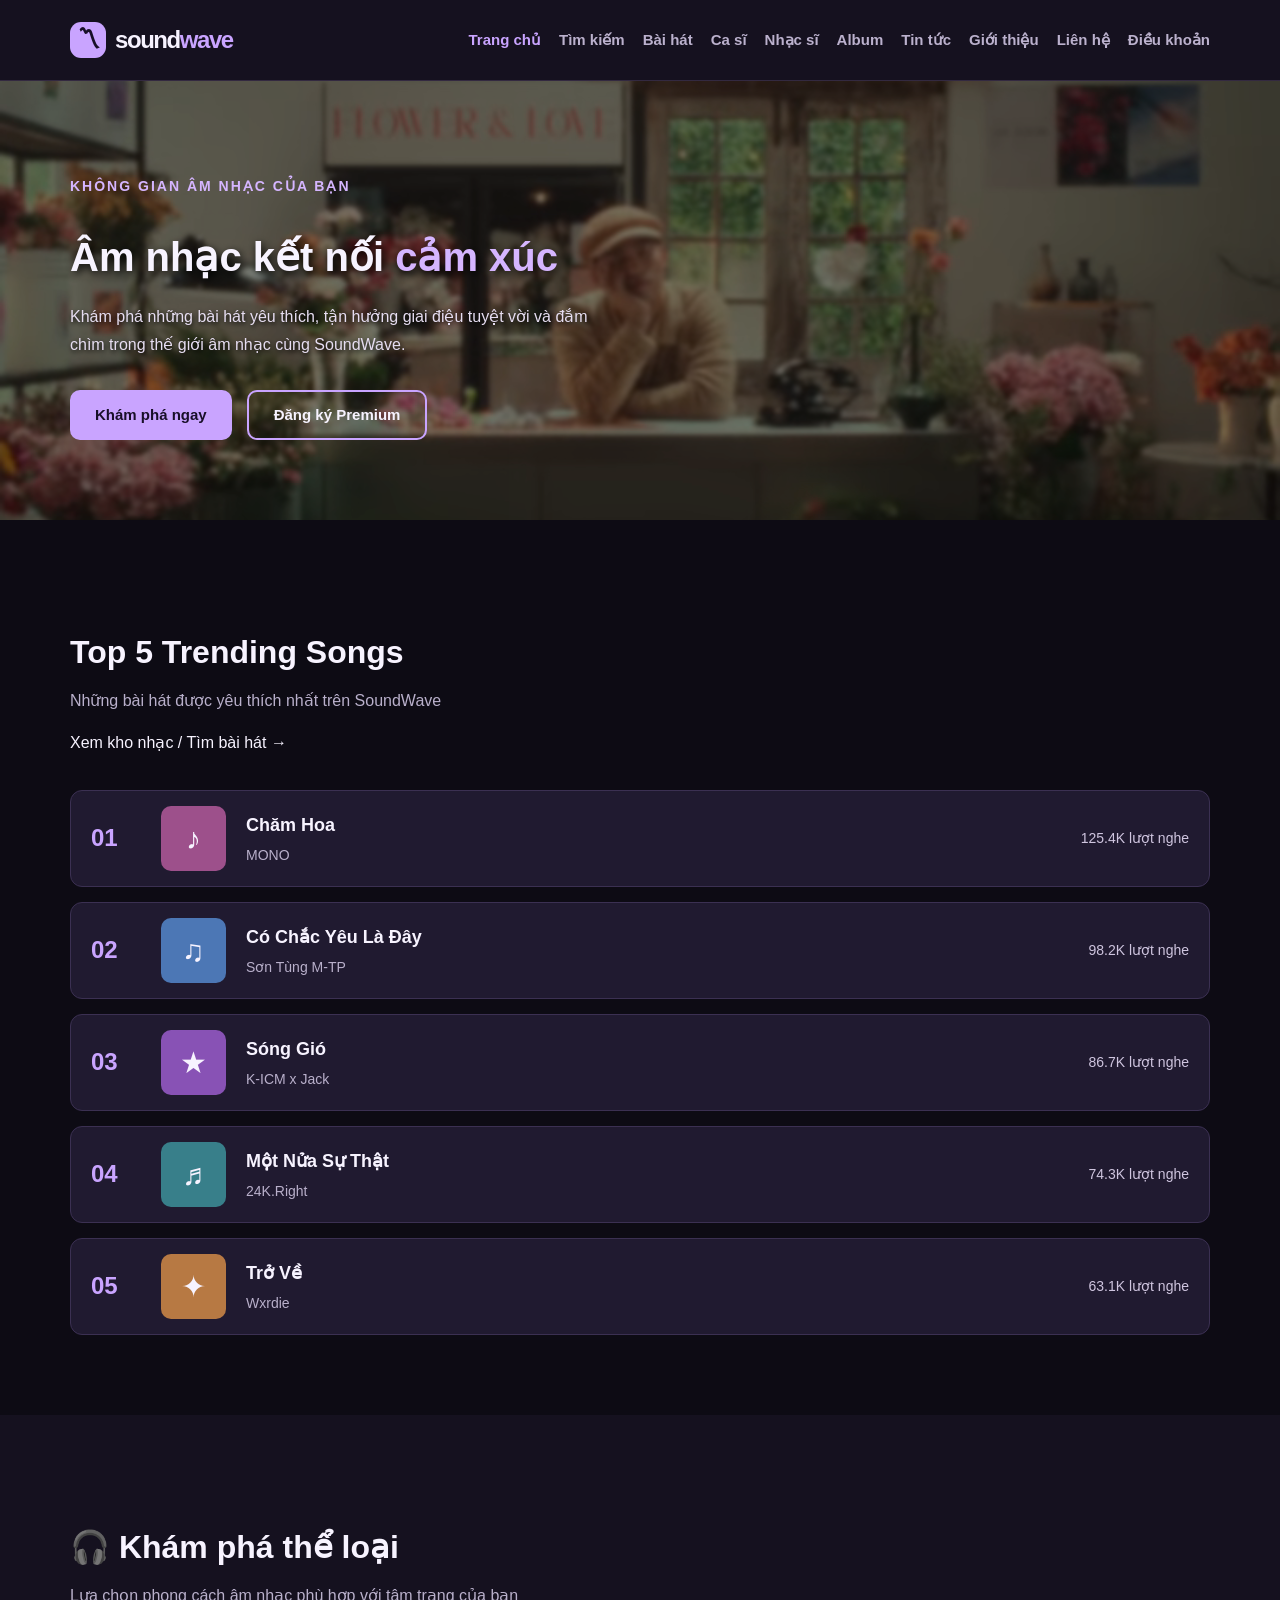
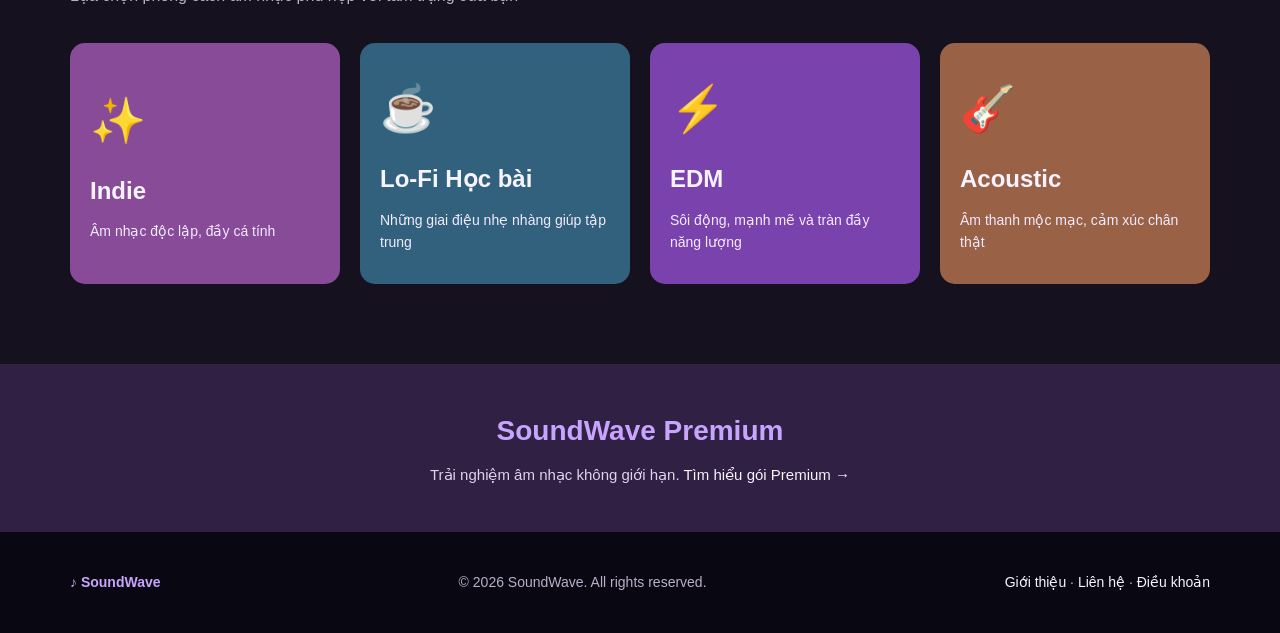
<file: index.html>
<!DOCTYPE html>
<html lang="vi">

<head>
    <meta charset="UTF-8">
    <meta name="viewport" content="width=device-width, initial-scale=1.0">
    <meta name="description" content="SoundWave - Khám phá âm nhạc và những bài hát yêu thích.">
    <title>SoundWave - Trang chủ</title>
    <link rel="stylesheet" href="index.css">
    <link rel="icon" type="image/svg+xml" href="assets/favicon.svg">
</head>

<body>
    <!-- PHẦN 1: HEADER  -->
    <header>
        <div class="container header-content">
          <a class="brand" href="index.html" aria-label="SoundWave - về trang chủ"><span class="logo-icon" aria-hidden="true">〽</span><span>sound<span class="brand-wave">wave</span></span></a>
            <nav aria-label="Điều hướng chính">
                <a href="index.html" class="active" aria-current="page">Trang chủ</a>
                <a href="search.html">Tìm kiếm</a>
                <a href="song-detail.html">Bài hát</a>
                <a href="artist-songs.html">Ca sĩ</a>
                <a href="composer-songs.html">Nhạc sĩ</a>
                <a href="album-songs.html">Album</a>
                <a href="detail.html">Tin tức</a>
                <a href="about.html">Giới thiệu</a>
                <a href="contact.html">Liên hệ</a>
                <a href="policy-terms.html">Điều khoản</a>
            </nav>
        </div>
    </header>

    <main>
        <!-- PHẦN 2: HERO -->
        <section class="hero">
            <video class="background-video" autoplay muted loop playsinline aria-hidden="true">
                <source src="video/MONO - 'Chăm Hoa' (Official Music Video).mp4" type="video/mp4">
            </video>
            <div class="container hero-content">
                <div class="hero-text">
                    <p class="small-title">KHÔNG GIAN ÂM NHẠC CỦA BẠN</p>
                    <h1>Âm nhạc kết nối <span>cảm xúc</span></h1>
                    <p class="hero-description">Khám phá những bài hát yêu thích,
                        tận hưởng giai điệu tuyệt vời và đắm chìm trong thế giới âm nhạc
                        cùng SoundWave.</p>
                    <div class="hero-buttons">
                        <a href="search.html" class="btn-primary">Khám phá ngay</a>
                        <a href="policy-terms.html#premium" class="btn-secondary">Đăng ký Premium</a>
                    </div>
                </div>
            </div> 
        </section>

        <!-- PHẦN 3: TOP CHARTS - -->
        <section class="charts" id="charts">
            <div class="container">
                <div class="section-heading">
                    <h2>Top 5 Trending Songs</h2>
                    <p>Những bài hát được yêu thích nhất trên SoundWave</p>
                    <p><a href="search.html">Xem kho nhạc / Tìm bài hát →</a></p>
                </div>
                <ol class="chart-list">
                    <li class="chart-item">
                        <span class="rank">01</span>
                        <div class="song-cover cover-one" aria-hidden="true">♪</div>
                        <div class="song-info">
                            <h3>Chăm Hoa</h3>
                            <p>MONO</p>
                        </div>
                        <span class="song-views">125.4K lượt nghe</span>
                    </li>
                    <li class="chart-item">
                        <span class="rank">02</span>
                        <div class="song-cover cover-two" aria-hidden="true">♫</div>
                        <div class="song-info">
                            <h3>Có Chắc Yêu Là Đây</h3>
                            <p>Sơn Tùng M-TP</p>
                        </div>
                        <span class="song-views">98.2K lượt nghe</span>
                    </li>
                    <li class="chart-item">
                        <span class="rank">03</span>
                        <div class="song-cover cover-three" aria-hidden="true">★</div>
                        <div class="song-info">
                            <h3>Sóng Gió</h3>
                            <p>K-ICM x Jack</p>
                        </div>
                        <span class="song-views">86.7K lượt nghe</span>
                    </li>
                    <li class="chart-item">
                        <span class="rank">04</span>
                        <div class="song-cover cover-four" aria-hidden="true">♬</div>
                        <div class="song-info">
                            <h3>Một Nửa Sự Thật</h3>
                            <p>24K.Right</p>
                        </div>
                        <span class="song-views">74.3K lượt nghe</span>
                    </li>
                    <li class="chart-item">
                        <span class="rank">05</span>
                        <div class="song-cover cover-five" aria-hidden="true">✦</div>
                        <div class="song-info">
                            <h3>Trở Về</h3>
                            <p>Wxrdie</p>
                        </div>
                        <span class="song-views">63.1K lượt nghe</span>
                    </li>
                </ol>
            </div>
        </section>

        <!-- PHẦN 4: THỂ LOẠI -->
        <section class="genres" id="genres">
            <div class="container">
                <div class="section-heading">
                    <h2>🎧 Khám phá thể loại</h2>
                    <p>Lựa chọn phong cách âm nhạc phù hợp với tâm trạng của bạn</p>
                </div>
                <div class="genre-list">
                    <a href="search.html?genre=Indie" class="genre-card indie">
                        <div class="genre-icon" aria-hidden="true">✨</div>
                        <h3>Indie</h3>
                        <p>Âm nhạc độc lập, đầy cá tính</p>
                    </a>
                    <a href="search.html?genre=Lo-Fi" class="genre-card lofi">
                        <div class="genre-icon" aria-hidden="true">☕</div>
                        <h3>Lo-Fi Học bài</h3>
                        <p>Những giai điệu nhẹ nhàng giúp tập trung</p>
                    </a>
                    <a href="search.html?genre=EDM" class="genre-card edm">
                        <div class="genre-icon" aria-hidden="true">⚡</div>
                        <h3>EDM</h3>
                        <p>Sôi động, mạnh mẽ và tràn đầy năng lượng</p>
                    </a>
                    <a href="search.html?genre=Acoustic" class="genre-card acoustic">
                        <div class="genre-icon" aria-hidden="true">🎸</div>
                        <h3>Acoustic</h3>
                        <p>Âm thanh mộc mạc, cảm xúc chân thật</p>
                    </a>
                </div>
            </div>
        </section>

        <!-- PHẦN 5: PREMIUM -->
        <section class="premium" id="premium">
            <div class="container premium-content">
                <h2>SoundWave Premium</h2>
                <p>Trải nghiệm âm nhạc không giới hạn. <a href="policy-terms.html#premium">Tìm hiểu gói Premium →</a>
                </p>
            </div>
        </section>
    </main>
    <footer>
        <div class="container footer-content">
            <p class="footer-logo">♪ SoundWave</p>
            <p>© 2026 SoundWave. All rights reserved.</p>
            <p><a href="about.html">Giới thiệu</a> · <a href="contact.html">Liên hệ</a> · <a
                    href="policy-terms.html">Điều khoản</a></p>
        </div>
    </footer>
</body>

</html>
</file>
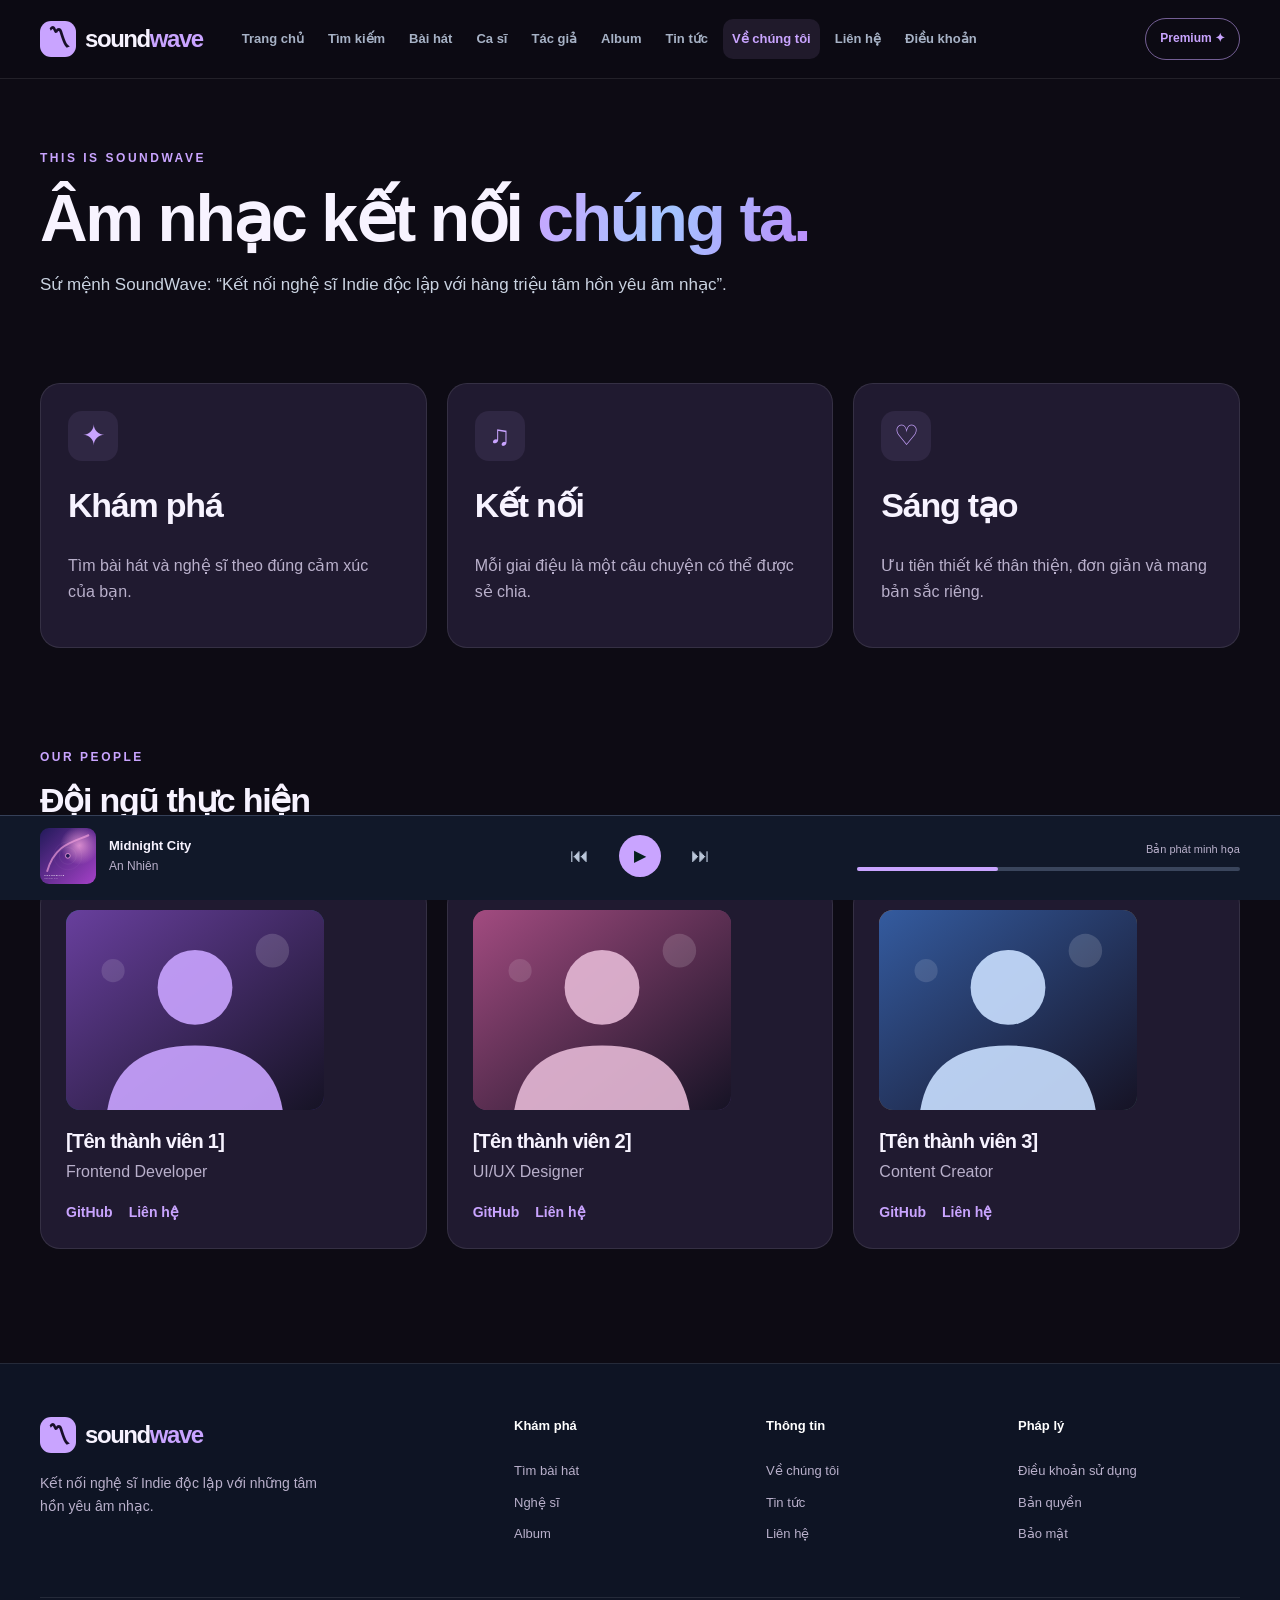
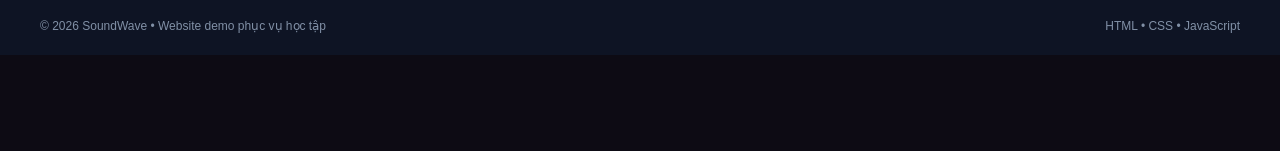
<file: about.html>
<!DOCTYPE html>
<html lang="vi">
<head>
  <meta charset="UTF-8">
  <meta name="viewport" content="width=device-width, initial-scale=1.0">
  <meta name="description" content="SoundWave - nền tảng âm nhạc độc lập minh họa phục vụ bài tập Frontend.">
  <title>Về chúng tôi | SoundWave</title>
  <link rel="icon" type="image/svg+xml" href="assets/favicon.svg">
  <link rel="stylesheet" href="pages.css">
  <script src="script.js" defer></script>
</head>
<body data-page="about">
  <a class="skip-link" href="#noi-dung">Bỏ qua menu</a>
  <header class="site-header">
    <div class="header-inner container">
      <a class="brand" href="index.html" aria-label="SoundWave - về trang chủ"><span class="logo-icon" aria-hidden="true">〽</span><span>sound<span class="brand-wave">wave</span></span></a>
      <nav class="nav-scroll" aria-label="Điều hướng chính"><a href="index.html" class="nav-link">Trang chủ</a><a href="search.html" class="nav-link">Tìm kiếm</a><a href="song-detail.html" class="nav-link">Bài hát</a><a href="artist-songs.html" class="nav-link">Ca sĩ</a><a href="composer-songs.html" class="nav-link">Tác giả</a><a href="album-songs.html" class="nav-link">Album</a><a href="detail.html" class="nav-link">Tin tức</a><a href="about.html" class="nav-link active" aria-current="page">Về chúng tôi</a><a href="contact.html" class="nav-link">Liên hệ</a><a href="policy-terms.html" class="nav-link">Điều khoản</a></nav>
      <a class="premium-button" href="policy-terms.html#premium">Premium <span aria-hidden="true">✦</span></a>
    </div>
  </header>
  <main id="noi-dung">
<section class="page-banner container"><p class="eyebrow">THIS IS SOUNDWAVE</p>
<h1>Âm nhạc kết nối <span class="gradient-text">chúng ta.</span>
</h1>
<p class="lead">Sứ mệnh SoundWave: “Kết nối nghệ sĩ Indie độc lập với hàng triệu tâm hồn yêu âm nhạc”.</p></section>
<section class="section-tight container"><div class="feature-grid">
<article class="feature-card"><span>✦</span><h2>Khám phá</h2>
<p>Tìm bài hát và nghệ sĩ theo đúng cảm xúc của bạn.</p></article><article class="feature-card"><span>♫</span><h2>Kết nối</h2>
<p>Mỗi giai điệu là một câu chuyện có thể được sẻ chia.</p></article><article class="feature-card"><span>♡</span><h2>Sáng tạo</h2>
<p>Ưu tiên thiết kế thân thiện, đơn giản và mang bản sắc riêng.</p></article>
</div></section>
<section class="section container"><div class="section-top"><div>
<p class="eyebrow">OUR PEOPLE</p>
<h2>Đội ngũ thực hiện</h2>
</div></div>
<p class="muted section-caption">Các thẻ bên dưới là mẫu — hãy thay tên, ảnh và liên kết thật của các thành viên trước khi nộp bài.</p>
<div class="team-grid">
<article class="team-card"><img class="team-avatar team-one" src="assets/team-1.svg" alt="Chân dung minh họa thành viên 1">
<h3>[Tên thành viên 1]</h3>
<p>Frontend Developer</p>
<div class="team-social">
<a href="https://github.com/" target="_blank" rel="noopener noreferrer">GitHub</a><a href="contact.html">Liên hệ</a>
</div></article><article class="team-card"><img class="team-avatar team-two" src="assets/team-2.svg" alt="Chân dung minh họa thành viên 2">
<h3>[Tên thành viên 2]</h3>
<p>UI/UX Designer</p>
<div class="team-social">
<a href="https://github.com/" target="_blank" rel="noopener noreferrer">GitHub</a><a href="contact.html">Liên hệ</a>
</div></article><article class="team-card"><img class="team-avatar team-three" src="assets/team-3.svg" alt="Chân dung minh họa thành viên 3">
<h3>[Tên thành viên 3]</h3>
<p>Content Creator</p>
<div class="team-social">
<a href="https://github.com/" target="_blank" rel="noopener noreferrer">GitHub</a><a href="contact.html">Liên hệ</a>
</div></article>
</div></section></main>
  <footer class="site-footer">
    <div class="container footer-grid">
<div>
<a class="brand" href="index.html"><span class="logo-icon" aria-hidden="true">〽</span><span>sound<span class="brand-wave">wave</span></span></a><p class="muted footer-description">Kết nối nghệ sĩ Indie độc lập với những tâm hồn yêu âm nhạc.</p>
</div>
<div>
<p class="footer-heading">Khám phá</p>
<a href="search.html">Tìm bài hát</a><a href="artist-songs.html">Nghệ sĩ</a><a href="album-songs.html">Album</a>
</div>
<div>
<p class="footer-heading">Thông tin</p>
<a href="about.html">Về chúng tôi</a><a href="detail.html">Tin tức</a><a href="contact.html">Liên hệ</a>
</div>
<div>
<p class="footer-heading">Pháp lý</p>
<a href="policy-terms.html">Điều khoản sử dụng</a><a href="policy-terms.html#ban-quyen">Bản quyền</a><a href="policy-terms.html#bao-mat">Bảo mật</a>
</div>
</div>
    <div class="container footer-bottom">
<span>© 2026 SoundWave • Website demo phục vụ học tập</span><span>HTML • CSS • JavaScript</span>
</div>
  </footer>
  <aside class="player" aria-label="Trình phát nhạc mô phỏng"><div class="player-inner container">
<div class="player-track">
<img class="player-cover" src="assets/cover-1.svg" alt="Ảnh bìa minh họa số 1" loading="lazy"><div class="player-copy">
<strong id="player-title">Midnight City</strong><span id="player-artist">An Nhiên</span>
</div>
</div>
<div class="player-controls">
<button type="button" class="control-secondary" id="player-prev" aria-label="Bài trước">⏮</button><button type="button" class="control-main" id="player-toggle" aria-label="Phát mô phỏng" aria-pressed="false">▶</button><button type="button" class="control-secondary" id="player-next" aria-label="Bài kế tiếp">⏭</button>
</div>
<div class="player-right">
<span id="player-status">Bản phát minh họa</span><div class="progress-rail" aria-hidden="true"><div></div></div>
</div>
</div></aside>
</body>
</html>
</file>
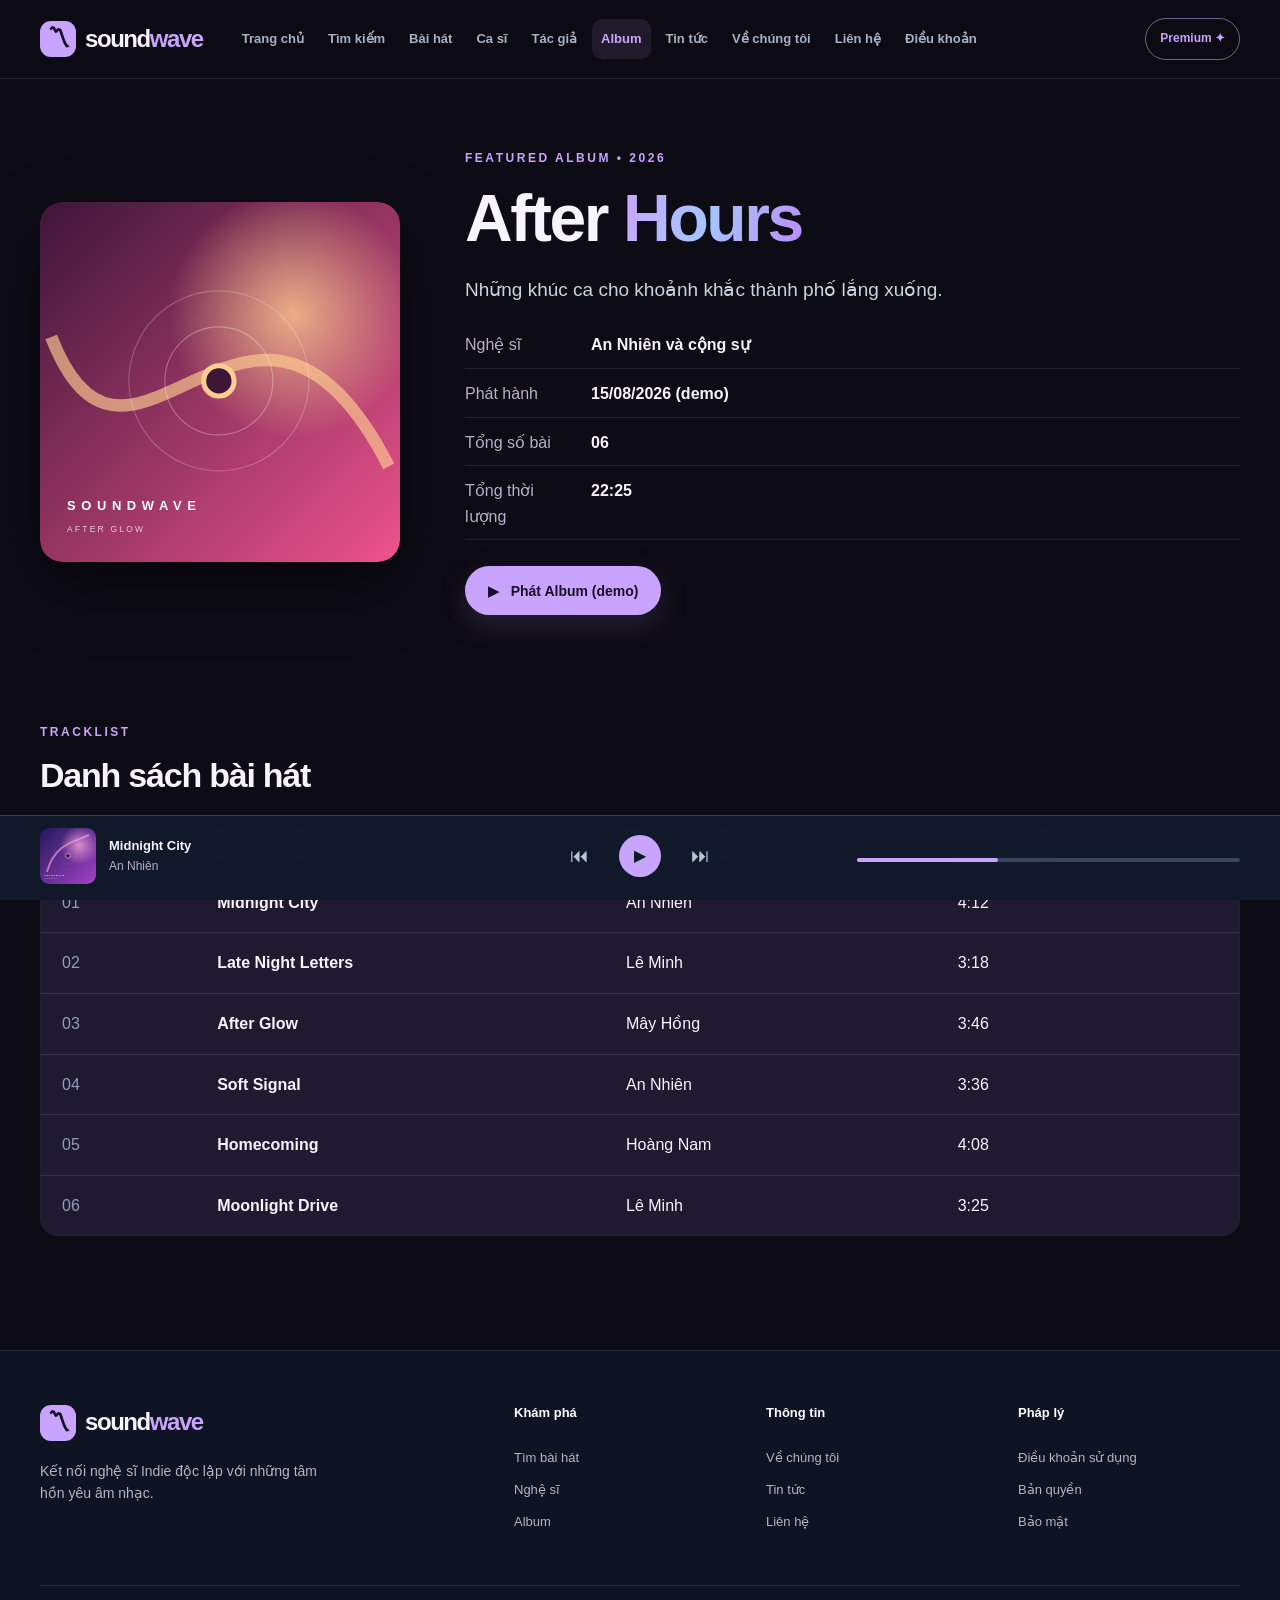
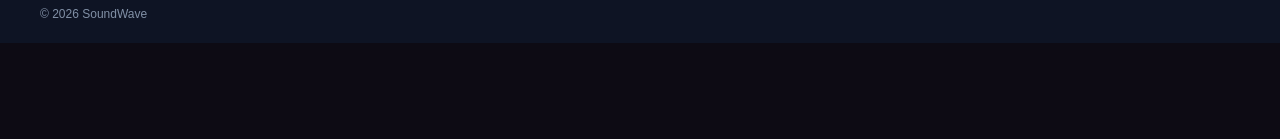
<file: album-songs.html>
<!DOCTYPE html>
<html lang="vi">
<head>
  <meta charset="UTF-8">
  <meta name="viewport" content="width=device-width, initial-scale=1.0">
  <meta name="description" content="SoundWave - nền tảng âm nhạc độc lập minh họa phục vụ bài tập Frontend.">
  <title>Bài hát theo album | SoundWave</title>
  <link rel="icon" type="image/svg+xml" href="assets/favicon.svg">
  <link rel="stylesheet" href="pages.css">
  <script src="script.js" defer></script>
</head>
<body data-page="album">
  <a class="skip-link" href="#noi-dung">Bỏ qua menu</a>
  <header class="site-header">
    <div class="header-inner container">
      <a class="brand" href="index.html" aria-label="SoundWave - về trang chủ"><span class="logo-icon" aria-hidden="true">〽</span><span>sound<span class="brand-wave">wave</span></span></a>
      <nav class="nav-scroll" aria-label="Điều hướng chính"><a href="index.html" class="nav-link">Trang chủ</a><a href="search.html" class="nav-link">Tìm kiếm</a><a href="song-detail.html" class="nav-link">Bài hát</a><a href="artist-songs.html" class="nav-link">Ca sĩ</a><a href="composer-songs.html" class="nav-link">Tác giả</a><a href="album-songs.html" class="nav-link active" aria-current="page">Album</a><a href="detail.html" class="nav-link">Tin tức</a><a href="about.html" class="nav-link">Về chúng tôi</a><a href="contact.html" class="nav-link">Liên hệ</a><a href="policy-terms.html" class="nav-link">Điều khoản</a></nav>
      <a class="premium-button" href="policy-terms.html#premium">Premium <span aria-hidden="true">✦</span></a>
    </div>
  </header>
  <main id="noi-dung">
<section class="container section detail-hero"><div class="detail-art"><img class="cover-img" src="assets/cover-3.svg" alt="Ảnh bìa minh họa số 3" loading="lazy"></div>
<div class="detail-copy">
<p class="eyebrow">FEATURED ALBUM • 2026</p>
<h1>After <span class="gradient-text">Hours</span>
</h1>
<p class="lead">Những khúc ca cho khoảnh khắc thành phố lắng xuống.</p>
<dl class="fact-list">
<div>
<dt>Nghệ sĩ</dt>
<dd><a href="artist-songs.html">An Nhiên và cộng sự</a></dd>
</div>
<div>
<dt>Phát hành</dt>
<dd>15/08/2026 (demo)</dd>
</div>
<div>
<dt>Tổng số bài</dt>
<dd>06</dd>
</div>
<div>
<dt>Tổng thời lượng</dt>
<dd>22:25</dd>
</div>
</dl>
<button class="btn btn-primary play-song" type="button" data-song="After Glow" data-artist="Mây Hồng" data-cover="assets/cover-3.svg">▶   Phát Album (demo)</button>
</div></section>
<section class="section container"><div class="section-top"><div>
<p class="eyebrow">TRACKLIST</p>
<h2>Danh sách bài hát</h2>
</div></div>
<div class="table-wrap"><table class="data-table">
<thead><tr>
<th>STT</th>
<th>Tên bài hát</th>
<th>Ca sĩ kết hợp</th>
<th>Thời lượng</th>
</tr></thead>
<tbody>
<tr>
<td>01</td>
<td><a href="song-detail.html">Midnight City</a></td>
<td><a href="artist-songs.html">An Nhiên</a></td>
<td>4:12</td>
</tr>
<tr>
<td>02</td>
<td><a href="song-detail.html">Late Night Letters</a></td>
<td><a href="artist-songs.html">Lê Minh</a></td>
<td>3:18</td>
</tr>
<tr>
<td>03</td>
<td><a href="song-detail.html">After Glow</a></td>
<td><a href="artist-songs.html">Mây Hồng</a></td>
<td>3:46</td>
</tr>
<tr>
<td>04</td>
<td><a href="song-detail.html">Soft Signal</a></td>
<td><a href="artist-songs.html">An Nhiên</a></td>
<td>3:36</td>
</tr>
<tr>
<td>05</td>
<td><a href="song-detail.html">Homecoming</a></td>
<td><a href="artist-songs.html">Hoàng Nam</a></td>
<td>4:08</td>
</tr>
<tr>
<td>06</td>
<td><a href="song-detail.html">Moonlight Drive</a></td>
<td><a href="artist-songs.html">Lê Minh</a></td>
<td>3:25</td>
</tr>
</tbody>
</table></div></section></main>
  <footer class="site-footer">
    <div class="container footer-grid">
<div>
<a class="brand" href="index.html"><span class="logo-icon" aria-hidden="true">〽</span><span>sound<span class="brand-wave">wave</span></span></a><p class="muted footer-description">Kết nối nghệ sĩ Indie độc lập với những tâm hồn yêu âm nhạc.</p>
</div>
<div>
<p class="footer-heading">Khám phá</p>
<a href="search.html">Tìm bài hát</a><a href="artist-songs.html">Nghệ sĩ</a><a href="album-songs.html">Album</a>
</div>
<div>
<p class="footer-heading">Thông tin</p>
<a href="about.html">Về chúng tôi</a><a href="detail.html">Tin tức</a><a href="contact.html">Liên hệ</a>
</div>
<div>
<p class="footer-heading">Pháp lý</p>
<a href="policy-terms.html">Điều khoản sử dụng</a><a href="policy-terms.html#ban-quyen">Bản quyền</a><a href="policy-terms.html#bao-mat">Bảo mật</a>
</div>
</div>
    <div class="container footer-bottom">
<span>© 2026 SoundWave </span><span></span>
</div>
  </footer>
  <aside class="player" aria-label="Trình phát nhạc mô phỏng"><div class="player-inner container">
<div class="player-track">
<img class="player-cover" src="assets/cover-1.svg" alt="Ảnh bìa minh họa số 1" loading="lazy"><div class="player-copy">
<strong id="player-title">Midnight City</strong><span id="player-artist">An Nhiên</span>
</div>
</div>
<div class="player-controls">
<button type="button" class="control-secondary" id="player-prev" aria-label="Bài trước">⏮</button><button type="button" class="control-main" id="player-toggle" aria-label="Phát mô phỏng" aria-pressed="false">▶</button><button type="button" class="control-secondary" id="player-next" aria-label="Bài kế tiếp">⏭</button>
</div>
<div class="player-right">
<span id="player-status"></span><div class="progress-rail" aria-hidden="true"><div></div></div>
</div>
</div></aside>
</body>
</html>
</file>
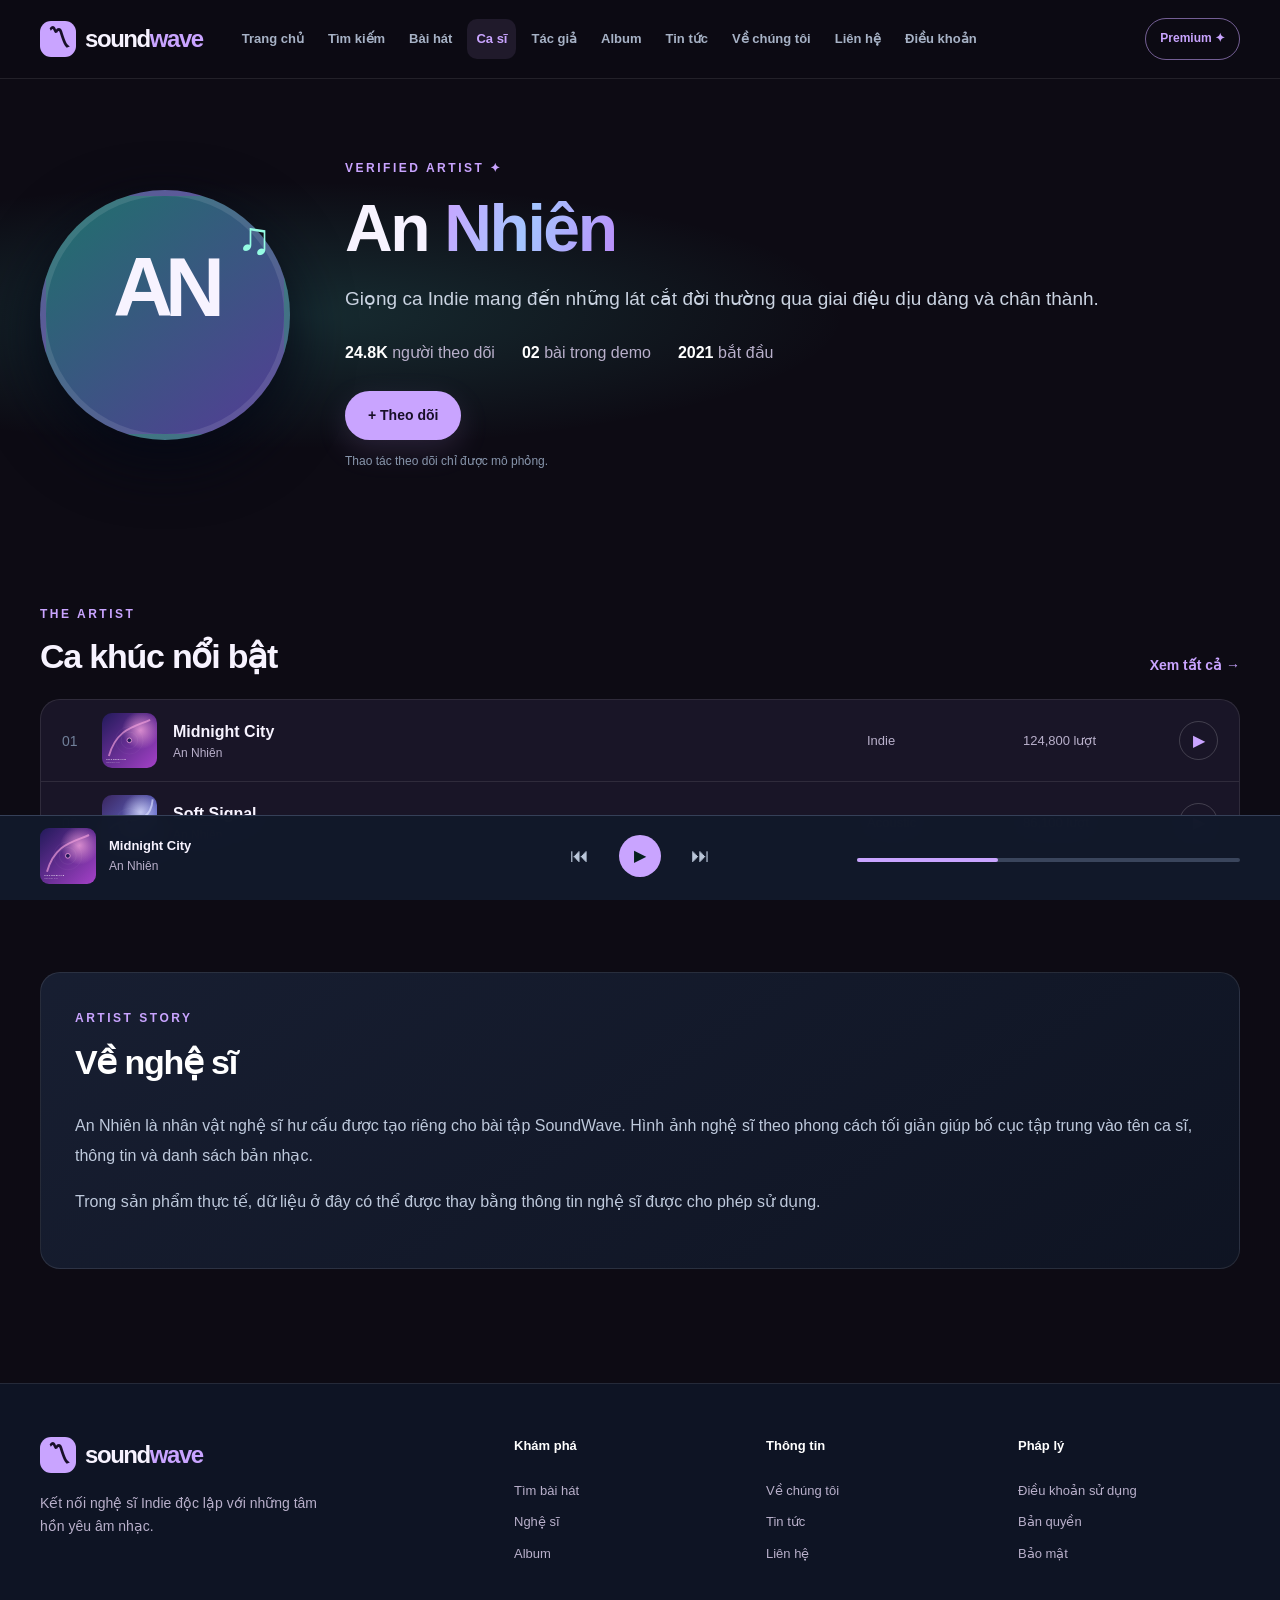
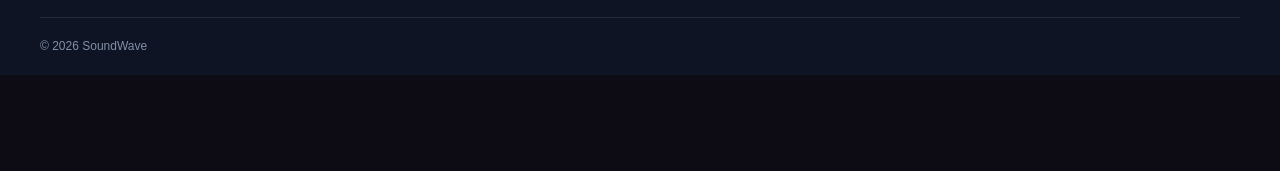
<file: artist-songs.html>
<!DOCTYPE html>
<html lang="vi">
<head>
  <meta charset="UTF-8">
  <meta name="viewport" content="width=device-width, initial-scale=1.0">
  <meta name="description" content="SoundWave - nền tảng âm nhạc độc lập minh họa phục vụ bài tập Frontend.">
  <title>Ca khúc theo ca sĩ | SoundWave</title>
  <link rel="icon" type="image/svg+xml" href="assets/favicon.svg">
  <link rel="stylesheet" href="pages.css">
  <script src="script.js" defer></script>
</head>
<body data-page="artist">
  <a class="skip-link" href="#noi-dung">Bỏ qua menu</a>
  <header class="site-header">
    <div class="header-inner container">
      <a class="brand" href="index.html" aria-label="SoundWave - về trang chủ"><span class="logo-icon" aria-hidden="true">〽</span><span>sound<span class="brand-wave">wave</span></span></a>
      <nav class="nav-scroll" aria-label="Điều hướng chính"><a href="index.html" class="nav-link">Trang chủ</a><a href="search.html" class="nav-link">Tìm kiếm</a><a href="song-detail.html" class="nav-link">Bài hát</a><a href="artist-songs.html" class="nav-link active" aria-current="page">Ca sĩ</a><a href="composer-songs.html" class="nav-link">Tác giả</a><a href="album-songs.html" class="nav-link">Album</a><a href="detail.html" class="nav-link">Tin tức</a><a href="about.html" class="nav-link">Về chúng tôi</a><a href="contact.html" class="nav-link">Liên hệ</a><a href="policy-terms.html" class="nav-link">Điều khoản</a></nav>
      <a class="premium-button" href="policy-terms.html#premium">Premium <span aria-hidden="true">✦</span></a>
    </div>
  </header>
  <main id="noi-dung">
<section class="profile-hero"><div class="container profile-layout">
<div class="artist-avatar">AN<span>♫</span>
</div>
<div>
<p class="eyebrow">VERIFIED ARTIST ✦</p>
<h1>An <span class="gradient-text">Nhiên</span>
</h1>
<p class="lead">Giọng ca Indie mang đến những lát cắt đời thường qua giai điệu dịu dàng và chân thành.</p>
<div class="profile-stats">
<span><strong>24.8K</strong> người theo dõi</span><span><strong>02</strong> bài trong demo</span><span><strong>2021</strong> bắt đầu</span>
</div>
<button class="btn btn-primary" type="button" id="follow-button" aria-pressed="false">+ Theo dõi</button><p id="follow-status" class="tiny-note" aria-live="polite">Thao tác theo dõi chỉ được mô phỏng.</p>
</div>
</div></section>
<section class="section container"><div class="section-top">
<div>
<p class="eyebrow">THE ARTIST</p>
<h2>Ca khúc nổi bật</h2>
</div>
<a class="text-link" href="search.html">Xem tất cả →</a>
</div>
<div class="chart-list">
<article class="track-row"><span class="track-number">01</span><a class="track-cover" href="song-detail.html" aria-label="Xem Midnight City"><img class="cover-img" src="assets/cover-1.svg" alt="Ảnh bìa minh họa số 1" loading="lazy"></a><div class="track-info">
<a href="song-detail.html" class="track-title">Midnight City</a><a href="artist-songs.html" class="muted track-sub">An Nhiên</a>
</div>
<span class="track-meta hide-mobile">Indie</span><span class="track-meta hide-tablet">124,800 lượt</span><button type="button" class="icon-button play-song" data-song="Midnight City" data-artist="An Nhiên" data-cover="assets/cover-1.svg" aria-label="Chọn bài Midnight City">▶</button></article><article class="track-row"><span class="track-number">02</span><a class="track-cover" href="song-detail.html" aria-label="Xem Soft Signal"><img class="cover-img" src="assets/cover-4.svg" alt="Ảnh bìa minh họa số 4" loading="lazy"></a><div class="track-info">
<a href="song-detail.html" class="track-title">Soft Signal</a><a href="artist-songs.html" class="muted track-sub">An Nhiên</a>
</div>
<span class="track-meta hide-mobile">Acoustic</span><span class="track-meta hide-tablet">86,100 lượt</span><button type="button" class="icon-button play-song" data-song="Soft Signal" data-artist="An Nhiên" data-cover="assets/cover-4.svg" aria-label="Chọn bài Soft Signal">▶</button></article>
</div></section>
<section class="section container"><div class="surface-panel prose">
<p class="eyebrow">ARTIST STORY</p>
<h2>Về nghệ sĩ</h2>
<p>An Nhiên là nhân vật nghệ sĩ hư cấu được tạo riêng cho bài tập SoundWave. Hình ảnh nghệ sĩ theo phong cách tối giản giúp bố cục tập trung vào tên ca sĩ, thông tin và danh sách bản nhạc.</p>
<p>Trong sản phẩm thực tế, dữ liệu ở đây có thể được thay bằng thông tin nghệ sĩ được cho phép sử dụng.</p>
</div></section></main>
  <footer class="site-footer">
    <div class="container footer-grid">
<div>
<a class="brand" href="index.html"><span class="logo-icon" aria-hidden="true">〽</span><span>sound<span class="brand-wave">wave</span></span></a><p class="muted footer-description">Kết nối nghệ sĩ Indie độc lập với những tâm hồn yêu âm nhạc.</p>
</div>
<div>
<p class="footer-heading">Khám phá</p>
<a href="search.html">Tìm bài hát</a><a href="artist-songs.html">Nghệ sĩ</a><a href="album-songs.html">Album</a>
</div>
<div>
<p class="footer-heading">Thông tin</p>
<a href="about.html">Về chúng tôi</a><a href="detail.html">Tin tức</a><a href="contact.html">Liên hệ</a>
</div>
<div>
<p class="footer-heading">Pháp lý</p>
<a href="policy-terms.html">Điều khoản sử dụng</a><a href="policy-terms.html#ban-quyen">Bản quyền</a><a href="policy-terms.html#bao-mat">Bảo mật</a>
</div>
</div>
    <div class="container footer-bottom">
<span>© 2026 SoundWave </span><span></span>
</div>
  </footer>
  <aside class="player" aria-label="Trình phát nhạc mô phỏng"><div class="player-inner container">
<div class="player-track">
<img class="player-cover" src="assets/cover-1.svg" alt="Ảnh bìa minh họa số 1" loading="lazy"><div class="player-copy">
<strong id="player-title">Midnight City</strong><span id="player-artist">An Nhiên</span>
</div>
</div>
<div class="player-controls">
<button type="button" class="control-secondary" id="player-prev" aria-label="Bài trước">⏮</button><button type="button" class="control-main" id="player-toggle" aria-label="Phát mô phỏng" aria-pressed="false">▶</button><button type="button" class="control-secondary" id="player-next" aria-label="Bài kế tiếp">⏭</button>
</div>
<div class="player-right">
<span id="player-status"></span><div class="progress-rail" aria-hidden="true"><div></div></div>
</div>
</div></aside>
</body>
</html>
</file>
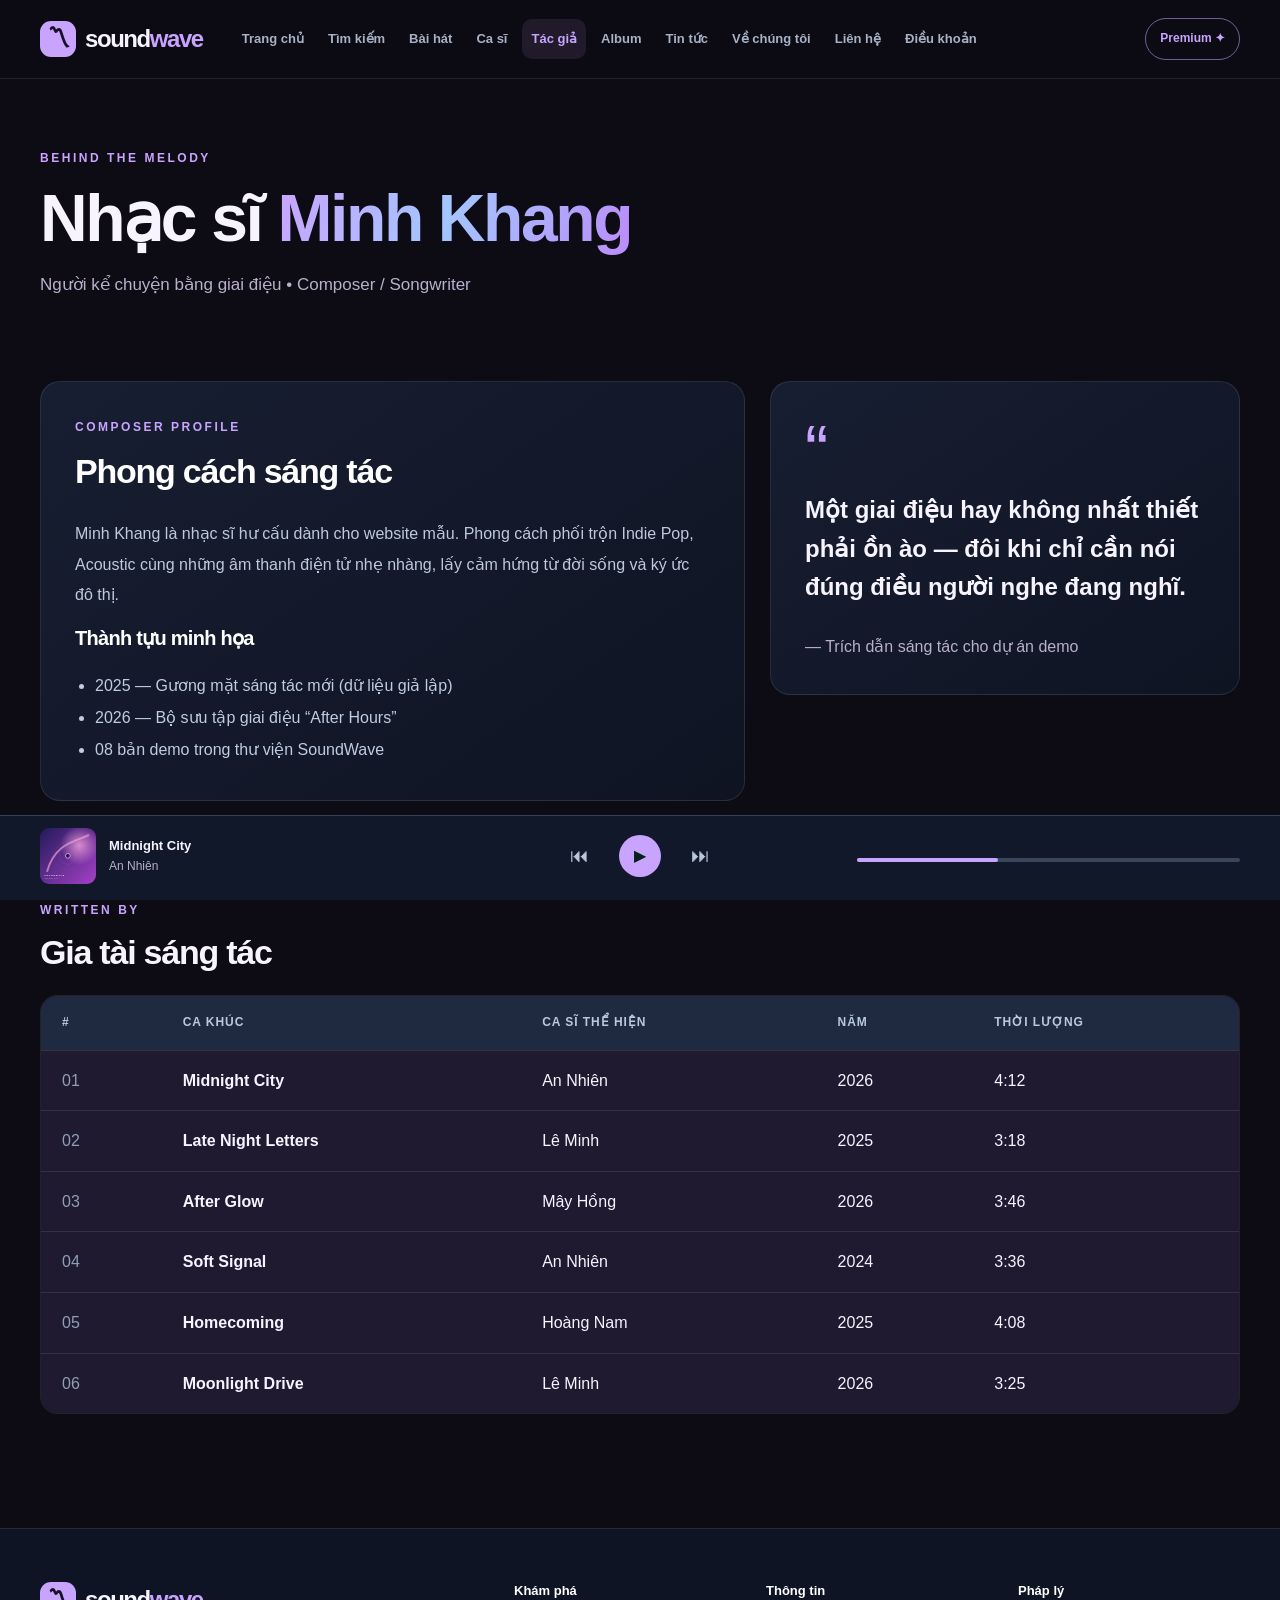
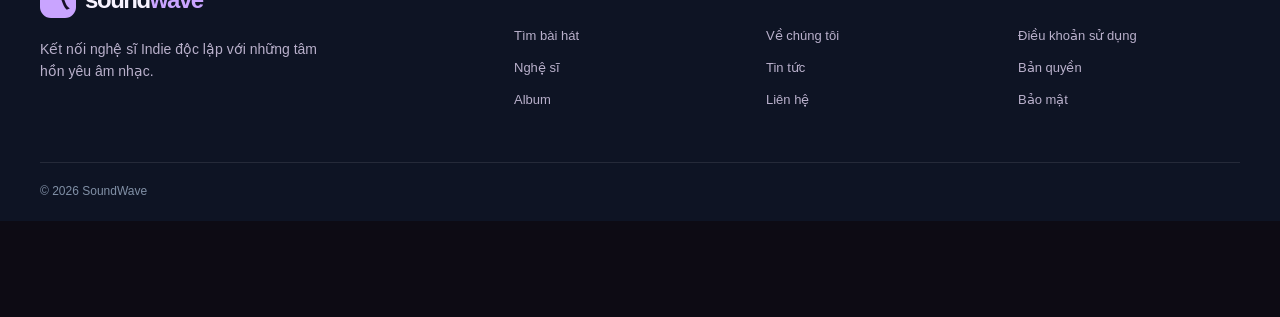
<file: composer-songs.html>
<!DOCTYPE html>
<html lang="vi">
<head>
  <meta charset="UTF-8">
  <meta name="viewport" content="width=device-width, initial-scale=1.0">
  <meta name="description" content="SoundWave - nền tảng âm nhạc độc lập minh họa phục vụ bài tập Frontend.">
  <title>Bài hát theo tác giả | SoundWave</title>
  <link rel="icon" type="image/svg+xml" href="assets/favicon.svg">
  <link rel="stylesheet" href="pages.css">
  <script src="script.js" defer></script>
</head>
<body data-page="composer">
  <a class="skip-link" href="#noi-dung">Bỏ qua menu</a>
  <header class="site-header">
    <div class="header-inner container">
      <a class="brand" href="index.html" aria-label="SoundWave - về trang chủ"><span class="logo-icon" aria-hidden="true">〽</span><span>sound<span class="brand-wave">wave</span></span></a>
      <nav class="nav-scroll" aria-label="Điều hướng chính"><a href="index.html" class="nav-link">Trang chủ</a><a href="search.html" class="nav-link">Tìm kiếm</a><a href="song-detail.html" class="nav-link">Bài hát</a><a href="artist-songs.html" class="nav-link">Ca sĩ</a><a href="composer-songs.html" class="nav-link active" aria-current="page">Tác giả</a><a href="album-songs.html" class="nav-link">Album</a><a href="detail.html" class="nav-link">Tin tức</a><a href="about.html" class="nav-link">Về chúng tôi</a><a href="contact.html" class="nav-link">Liên hệ</a><a href="policy-terms.html" class="nav-link">Điều khoản</a></nav>
      <a class="premium-button" href="policy-terms.html#premium">Premium <span aria-hidden="true">✦</span></a>
    </div>
  </header>
  <main id="noi-dung">
<section class="page-banner container"><p class="eyebrow">BEHIND THE MELODY</p>
<h1>Nhạc sĩ <span class="gradient-text">Minh Khang</span>
</h1>
<p class="muted">Người kể chuyện bằng giai điệu • Composer / Songwriter</p></section>
<section class="section-tight container two-col"><article class="surface-panel prose"><p class="eyebrow">COMPOSER PROFILE</p>
<h2>Phong cách sáng tác</h2>
<p>Minh Khang là nhạc sĩ hư cấu dành cho website mẫu. Phong cách phối trộn Indie Pop, Acoustic cùng những âm thanh điện tử nhẹ nhàng, lấy cảm hứng từ đời sống và ký ức đô thị.</p>
<h3>Thành tựu minh họa</h3>
<ul class="check-list">
<li>2025 — Gương mặt sáng tác mới (dữ liệu giả lập)</li>
<li>2026 — Bộ sưu tập giai điệu “After Hours”</li>
<li>08 bản demo trong thư viện SoundWave</li>
</ul></article><aside class="surface-panel composer-quote"><span class="quote-mark">“</span><blockquote>Một giai điệu hay không nhất thiết phải ồn ào — đôi khi chỉ cần nói đúng điều người nghe đang nghĩ.</blockquote>
<span class="muted">— Trích dẫn sáng tác cho dự án demo</span></aside></section>
<section class="section container"><div class="section-top"><div>
<p class="eyebrow">WRITTEN BY</p>
<h2>Gia tài sáng tác</h2>
</div></div>
<div class="table-wrap"><table class="data-table">
<thead><tr>
<th>#</th>
<th>Ca khúc</th>
<th>Ca sĩ thể hiện</th>
<th>Năm</th>
<th>Thời lượng</th>
</tr></thead>
<tbody>
<tr>
<td>01</td>
<td><a href="song-detail.html">Midnight City</a></td>
<td><a href="artist-songs.html">An Nhiên</a></td>
<td>2026</td>
<td>4:12</td>
</tr>
<tr>
<td>02</td>
<td><a href="song-detail.html">Late Night Letters</a></td>
<td><a href="artist-songs.html">Lê Minh</a></td>
<td>2025</td>
<td>3:18</td>
</tr>
<tr>
<td>03</td>
<td><a href="song-detail.html">After Glow</a></td>
<td><a href="artist-songs.html">Mây Hồng</a></td>
<td>2026</td>
<td>3:46</td>
</tr>
<tr>
<td>04</td>
<td><a href="song-detail.html">Soft Signal</a></td>
<td><a href="artist-songs.html">An Nhiên</a></td>
<td>2024</td>
<td>3:36</td>
</tr>
<tr>
<td>05</td>
<td><a href="song-detail.html">Homecoming</a></td>
<td><a href="artist-songs.html">Hoàng Nam</a></td>
<td>2025</td>
<td>4:08</td>
</tr>
<tr>
<td>06</td>
<td><a href="song-detail.html">Moonlight Drive</a></td>
<td><a href="artist-songs.html">Lê Minh</a></td>
<td>2026</td>
<td>3:25</td>
</tr>
</tbody>
</table></div></section></main>
  <footer class="site-footer">
    <div class="container footer-grid">
<div>
<a class="brand" href="index.html"><span class="logo-icon" aria-hidden="true">〽</span><span>sound<span class="brand-wave">wave</span></span></a><p class="muted footer-description">Kết nối nghệ sĩ Indie độc lập với những tâm hồn yêu âm nhạc.</p>
</div>
<div>
<p class="footer-heading">Khám phá</p>
<a href="search.html">Tìm bài hát</a><a href="artist-songs.html">Nghệ sĩ</a><a href="album-songs.html">Album</a>
</div>
<div>
<p class="footer-heading">Thông tin</p>
<a href="about.html">Về chúng tôi</a><a href="detail.html">Tin tức</a><a href="contact.html">Liên hệ</a>
</div>
<div>
<p class="footer-heading">Pháp lý</p>
<a href="policy-terms.html">Điều khoản sử dụng</a><a href="policy-terms.html#ban-quyen">Bản quyền</a><a href="policy-terms.html#bao-mat">Bảo mật</a>
</div>
</div>
    <div class="container footer-bottom">
<span>© 2026 SoundWave </span><span></span>
</div>
  </footer>
  <aside class="player" aria-label="Trình phát nhạc mô phỏng"><div class="player-inner container">
<div class="player-track">
<img class="player-cover" src="assets/cover-1.svg" alt="Ảnh bìa minh họa số 1" loading="lazy"><div class="player-copy">
<strong id="player-title">Midnight City</strong><span id="player-artist">An Nhiên</span>
</div>
</div>
<div class="player-controls">
<button type="button" class="control-secondary" id="player-prev" aria-label="Bài trước">⏮</button><button type="button" class="control-main" id="player-toggle" aria-label="Phát mô phỏng" aria-pressed="false">▶</button><button type="button" class="control-secondary" id="player-next" aria-label="Bài kế tiếp">⏭</button>
</div>
<div class="player-right">
<span id="player-status"></span><div class="progress-rail" aria-hidden="true"><div></div></div>
</div>
</div></aside>
</body>
</html>
</file>
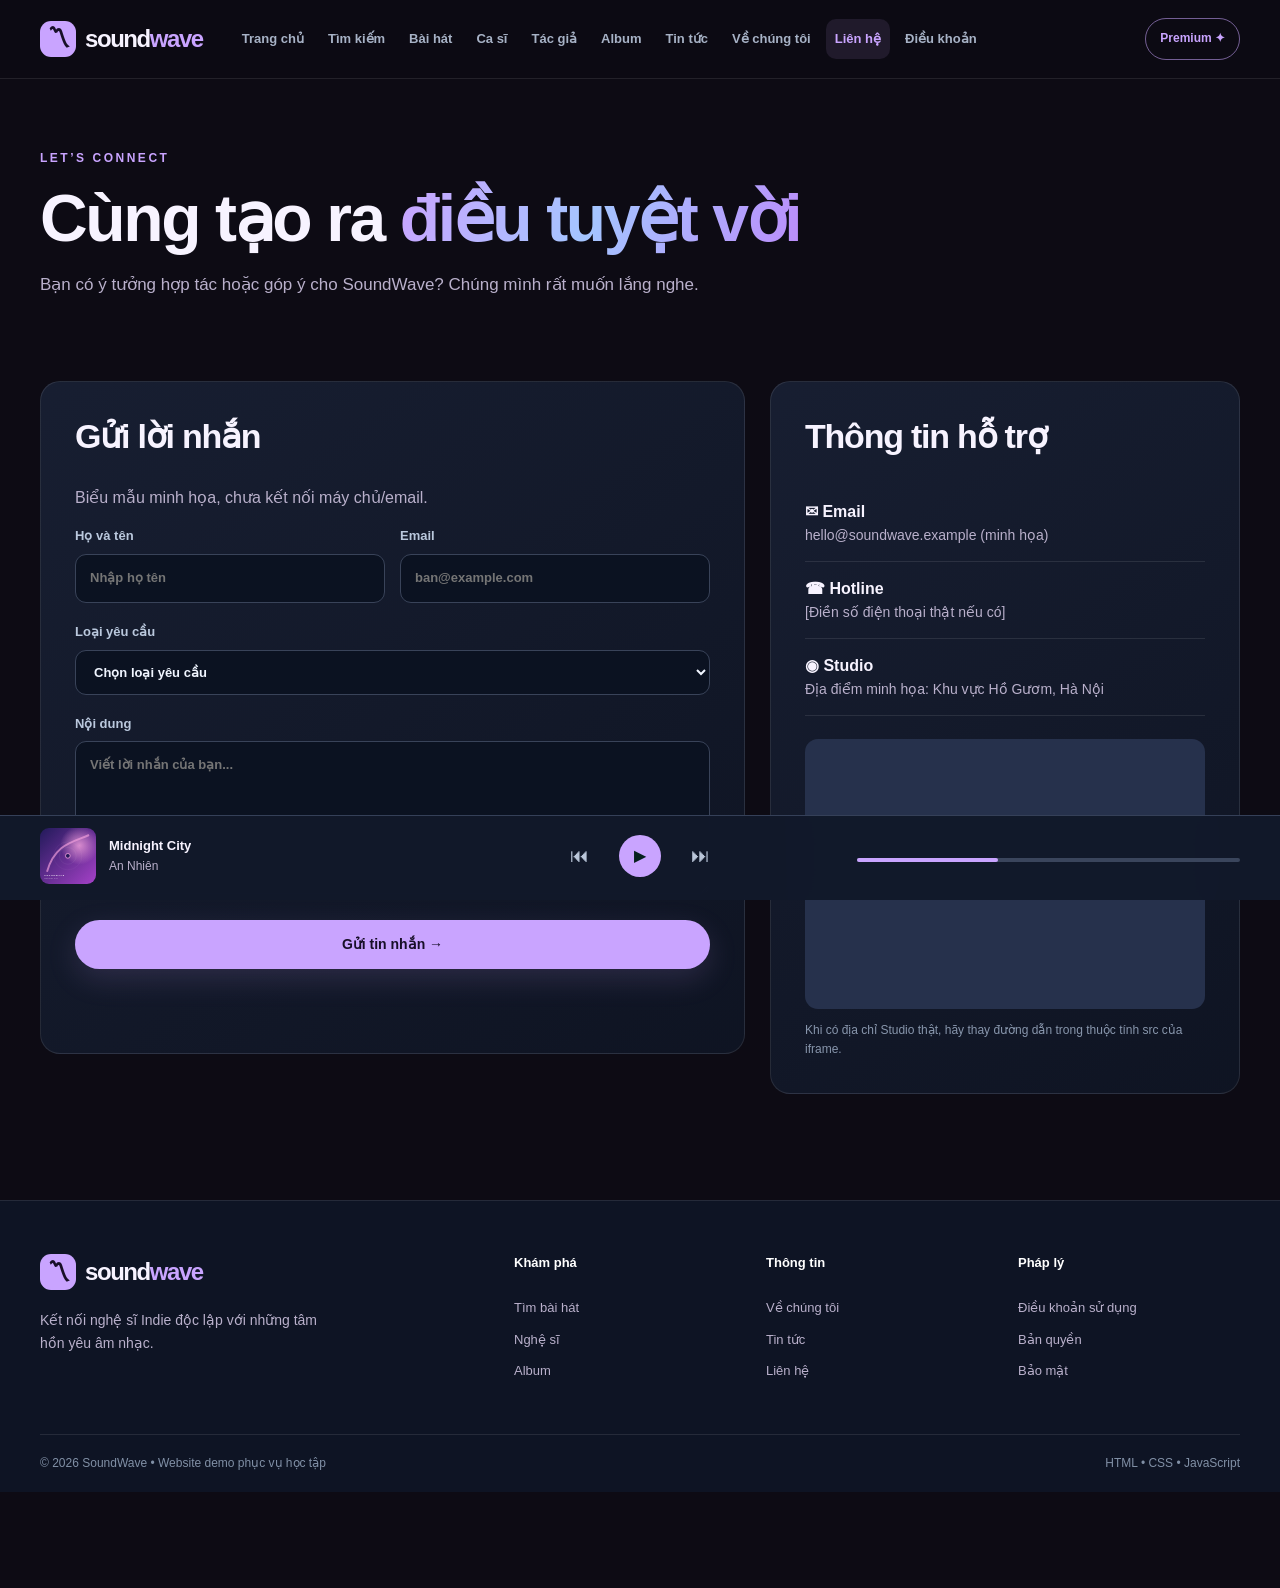
<file: contact.html>
<!DOCTYPE html>
<html lang="vi">
<head>
  <meta charset="UTF-8">
  <meta name="viewport" content="width=device-width, initial-scale=1.0">
  <meta name="description" content="SoundWave - nền tảng âm nhạc độc lập minh họa phục vụ bài tập Frontend.">
  <title>Liên hệ và đóng góp | SoundWave</title>
  <link rel="icon" type="image/svg+xml" href="assets/favicon.svg">
  <link rel="stylesheet" href="pages.css">
  <script src="script.js" defer></script>
</head>
<body data-page="contact">
  <a class="skip-link" href="#noi-dung">Bỏ qua menu</a>
  <header class="site-header">
    <div class="header-inner container">
      <a class="brand" href="index.html" aria-label="SoundWave - về trang chủ"><span class="logo-icon" aria-hidden="true">〽</span><span>sound<span class="brand-wave">wave</span></span></a>
      <nav class="nav-scroll" aria-label="Điều hướng chính"><a href="index.html" class="nav-link">Trang chủ</a><a href="search.html" class="nav-link">Tìm kiếm</a><a href="song-detail.html" class="nav-link">Bài hát</a><a href="artist-songs.html" class="nav-link">Ca sĩ</a><a href="composer-songs.html" class="nav-link">Tác giả</a><a href="album-songs.html" class="nav-link">Album</a><a href="detail.html" class="nav-link">Tin tức</a><a href="about.html" class="nav-link">Về chúng tôi</a><a href="contact.html" class="nav-link active" aria-current="page">Liên hệ</a><a href="policy-terms.html" class="nav-link">Điều khoản</a></nav>
      <a class="premium-button" href="policy-terms.html#premium">Premium <span aria-hidden="true">✦</span></a>
    </div>
  </header>
  <main id="noi-dung">
<section class="page-banner container"><p class="eyebrow">LET’S CONNECT</p>
<h1>Cùng tạo ra <span class="gradient-text">điều tuyệt vời</span>
</h1>
<p class="muted">Bạn có ý tưởng hợp tác hoặc góp ý cho SoundWave? Chúng mình rất muốn lắng nghe.</p></section>
<section class="section-tight container two-col"><article class="surface-panel"><h2>Gửi lời nhắn</h2>
<p class="muted">Biểu mẫu minh họa, chưa kết nối máy chủ/email.</p>
<form id="contact-form">
<div class="form-row">
<label>Họ và tên <input name="name" type="text" required minlength="2" placeholder="Nhập họ tên"></label><label>Email <input name="email" type="email" required placeholder="ban@example.com"></label>
</div>
<label>Loại yêu cầu <select name="type" required><option value="">Chọn loại yêu cầu</option>
<option>Hợp tác nghệ sĩ</option>
<option>Góp ý sản phẩm</option>
<option>Hỗ trợ</option>
<option>Khác</option></select></label><label>Nội dung <textarea name="message" required minlength="10" rows="6" placeholder="Viết lời nhắn của bạn..."></textarea></label><button class="btn btn-primary" type="submit">Gửi tin nhắn →</button><p role="status" id="contact-status" class="form-status" aria-live="polite"></p>
</form></article><aside class="surface-panel contact-aside"><h2>Thông tin hỗ trợ</h2>
<div class="contact-item">
<strong>✉ Email</strong><span>hello@soundwave.example (minh họa)</span>
</div>
<div class="contact-item">
<strong>☎ Hotline</strong><span>[Điền số điện thoại thật nếu có]</span>
</div>
<div class="contact-item">
<strong>◉ Studio</strong><span>Địa điểm minh họa: Khu vực Hồ Gươm, Hà Nội</span>
</div>
<div class="map-frame"><iframe title="Bản đồ vị trí minh họa khu vực Hồ Gươm, Hà Nội" loading="lazy" referrerpolicy="no-referrer-when-downgrade" src="https://www.google.com/maps?q=Ho+Guom,+Ha+Noi&amp;output=embed"></iframe></div>
<p class="tiny-note">Khi có địa chỉ Studio thật, hãy thay đường dẫn trong thuộc tính src của iframe.</p></aside></section></main>
  <footer class="site-footer">
    <div class="container footer-grid">
<div>
<a class="brand" href="index.html"><span class="logo-icon" aria-hidden="true">〽</span><span>sound<span class="brand-wave">wave</span></span></a><p class="muted footer-description">Kết nối nghệ sĩ Indie độc lập với những tâm hồn yêu âm nhạc.</p>
</div>
<div>
<p class="footer-heading">Khám phá</p>
<a href="search.html">Tìm bài hát</a><a href="artist-songs.html">Nghệ sĩ</a><a href="album-songs.html">Album</a>
</div>
<div>
<p class="footer-heading">Thông tin</p>
<a href="about.html">Về chúng tôi</a><a href="detail.html">Tin tức</a><a href="contact.html">Liên hệ</a>
</div>
<div>
<p class="footer-heading">Pháp lý</p>
<a href="policy-terms.html">Điều khoản sử dụng</a><a href="policy-terms.html#ban-quyen">Bản quyền</a><a href="policy-terms.html#bao-mat">Bảo mật</a>
</div>
</div>
    <div class="container footer-bottom">
<span>© 2026 SoundWave • Website demo phục vụ học tập</span><span>HTML • CSS • JavaScript</span>
</div>
  </footer>
  <aside class="player" aria-label="Trình phát nhạc mô phỏng"><div class="player-inner container">
<div class="player-track">
<img class="player-cover" src="assets/cover-1.svg" alt="Ảnh bìa minh họa số 1" loading="lazy"><div class="player-copy">
<strong id="player-title">Midnight City</strong><span id="player-artist">An Nhiên</span>
</div>
</div>
<div class="player-controls">
<button type="button" class="control-secondary" id="player-prev" aria-label="Bài trước">⏮</button><button type="button" class="control-main" id="player-toggle" aria-label="Phát mô phỏng" aria-pressed="false">▶</button><button type="button" class="control-secondary" id="player-next" aria-label="Bài kế tiếp">⏭</button>
</div>
<div class="player-right">
<span id="player-status"></span><div class="progress-rail" aria-hidden="true"><div></div></div>
</div>
</div></aside>
</body>
</html>
</file>
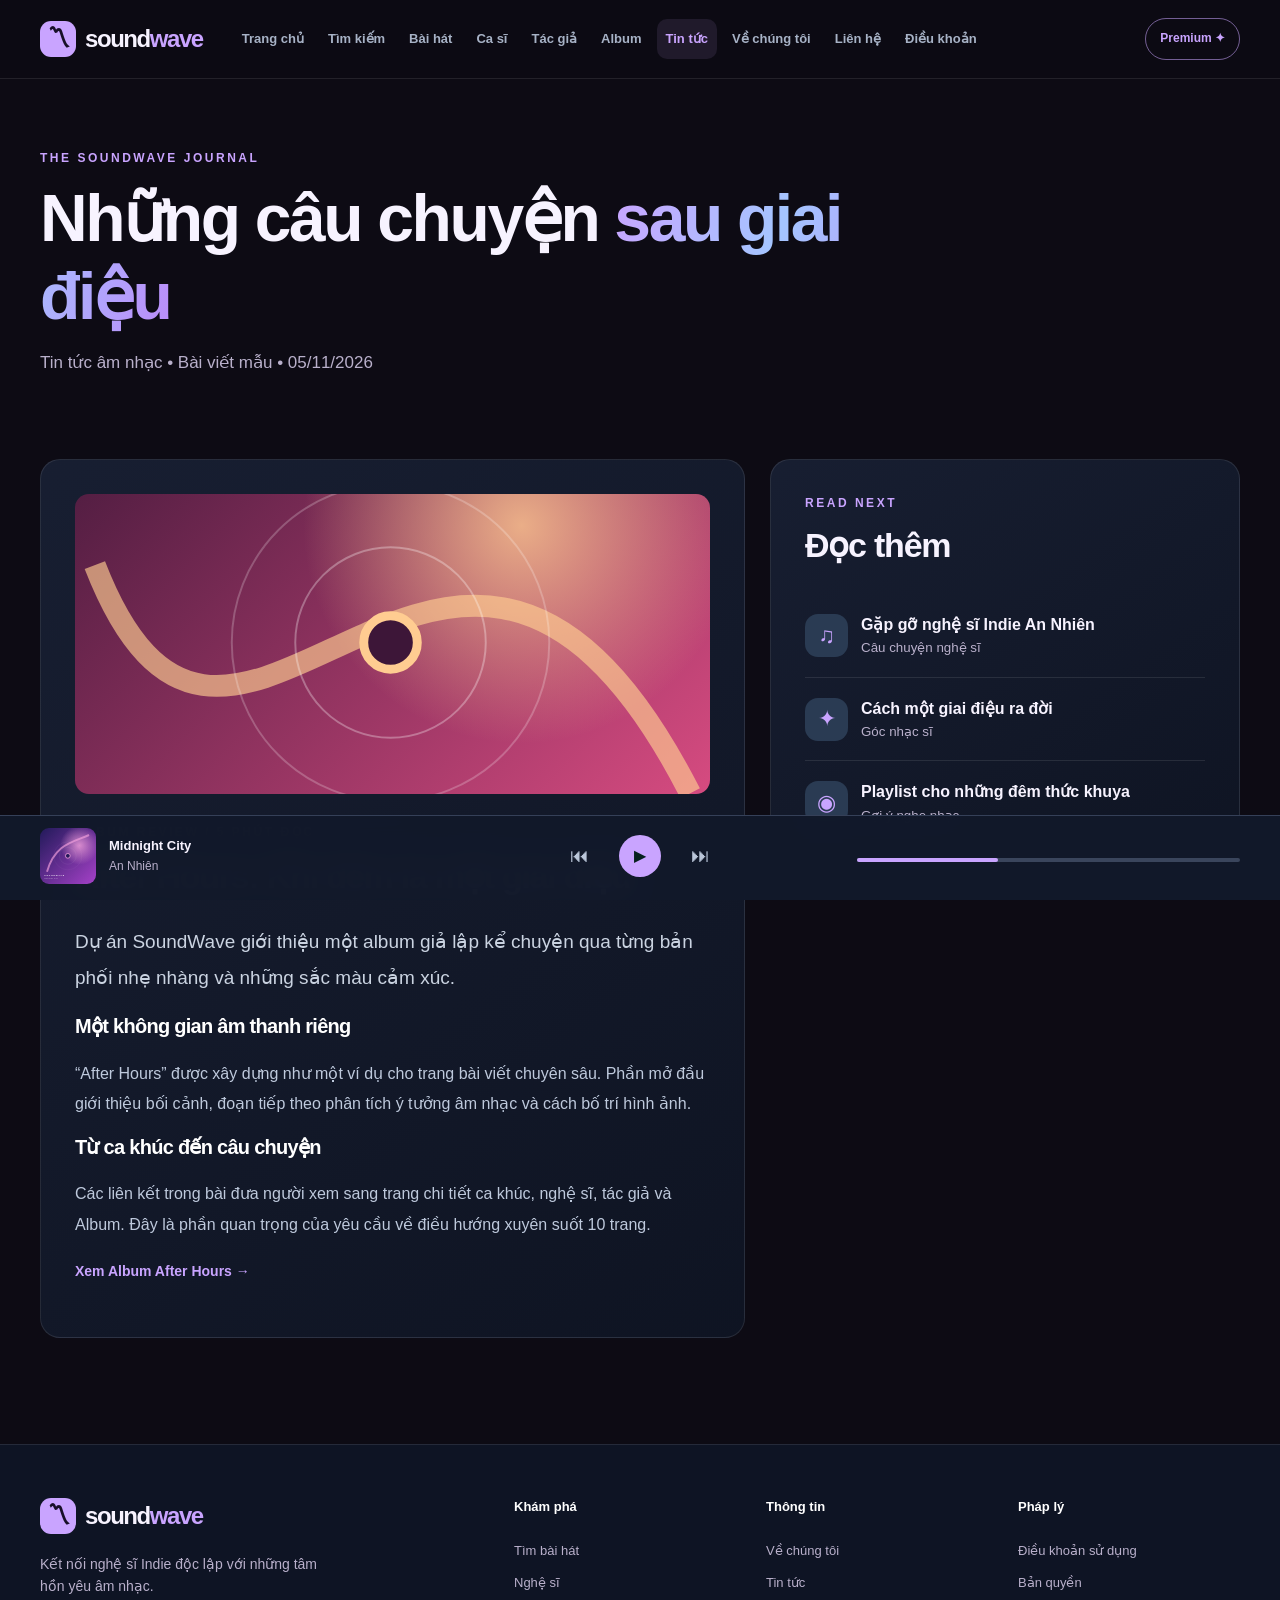
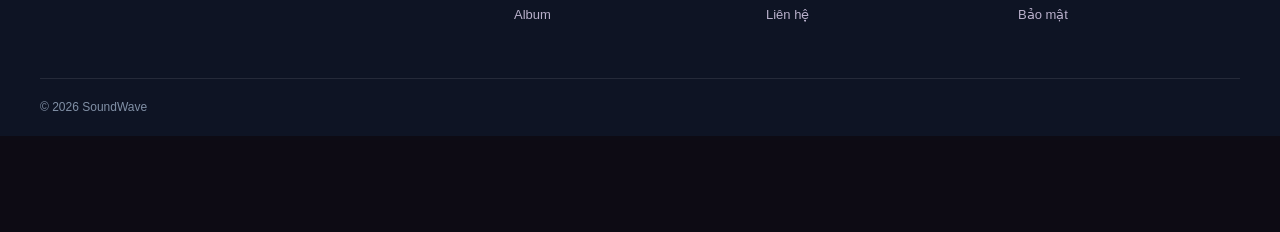
<file: detail.html>
<!DOCTYPE html>
<html lang="vi">
<head>
  <meta charset="UTF-8">
  <meta name="viewport" content="width=device-width, initial-scale=1.0">
  <meta name="description" content="SoundWave - nền tảng âm nhạc độc lập minh họa phục vụ bài tập Frontend.">
  <title>Tin tức âm nhạc | SoundWave</title>
  <link rel="icon" type="image/svg+xml" href="assets/favicon.svg">
  <link rel="stylesheet" href="pages.css">
  <script src="script.js" defer></script>
</head>
<body data-page="detail">
  <a class="skip-link" href="#noi-dung">Bỏ qua menu</a>
  <header class="site-header">
    <div class="header-inner container">
      <a class="brand" href="index.html" aria-label="SoundWave - về trang chủ"><span class="logo-icon" aria-hidden="true">〽</span><span>sound<span class="brand-wave">wave</span></span></a>
      <nav class="nav-scroll" aria-label="Điều hướng chính"><a href="index.html" class="nav-link">Trang chủ</a><a href="search.html" class="nav-link">Tìm kiếm</a><a href="song-detail.html" class="nav-link">Bài hát</a><a href="artist-songs.html" class="nav-link">Ca sĩ</a><a href="composer-songs.html" class="nav-link">Tác giả</a><a href="album-songs.html" class="nav-link">Album</a><a href="detail.html" class="nav-link active" aria-current="page">Tin tức</a><a href="about.html" class="nav-link">Về chúng tôi</a><a href="contact.html" class="nav-link">Liên hệ</a><a href="policy-terms.html" class="nav-link">Điều khoản</a></nav>
      <a class="premium-button" href="policy-terms.html#premium">Premium <span aria-hidden="true">✦</span></a>
    </div>
  </header>
  <main id="noi-dung">
<section class="page-banner container"><p class="eyebrow">THE SOUNDWAVE JOURNAL</p>
<h1>Những câu chuyện <span class="gradient-text">sau giai điệu</span>
</h1>
<p class="muted">Tin tức âm nhạc • Bài viết mẫu • 05/11/2026</p></section>
<section class="section-tight container two-col"><article class="surface-panel prose editorial"><div class="article-cover"><img class="article-image" src="assets/cover-3.svg" alt="Ảnh bìa minh họa số 3" loading="lazy"></div>
<p class="eyebrow">ALBUM REVIEW / 5 PHÚT ĐỌC</p>
<h2>After Hours: Khi đêm là một giai điệu</h2>
<p class="lead">Dự án SoundWave giới thiệu một album giả lập kể chuyện qua từng bản phối nhẹ nhàng và những sắc màu cảm xúc.</p>
<h3>Một không gian âm thanh riêng</h3>
<p>“After Hours” được xây dựng như một ví dụ cho trang bài viết chuyên sâu. Phần mở đầu giới thiệu bối cảnh, đoạn tiếp theo phân tích ý tưởng âm nhạc và cách bố trí hình ảnh.</p>
<h3>Từ ca khúc đến câu chuyện</h3>
<p>Các liên kết trong bài đưa người xem sang trang chi tiết ca khúc, nghệ sĩ, tác giả và Album. Đây là phần quan trọng của yêu cầu về điều hướng xuyên suốt 10 trang.</p>
<p><a class="text-link" href="album-songs.html">Xem Album After Hours →</a></p></article><aside class="surface-panel"><p class="eyebrow">READ NEXT</p>
<h2>Đọc thêm</h2>
<div class="news-link-list">
<a href="artist-songs.html"><span class="news-icon">♫</span><span><strong>Gặp gỡ nghệ sĩ Indie An Nhiên</strong><small>Câu chuyện nghệ sĩ</small></span></a><a href="composer-songs.html"><span class="news-icon">✦</span><span><strong>Cách một giai điệu ra đời</strong><small>Góc nhạc sĩ</small></span></a><a href="search.html"><span class="news-icon">◉</span><span><strong>Playlist cho những đêm thức khuya</strong><small>Gợi ý nghe nhạc</small></span></a>
</div></aside></section></main>
  <footer class="site-footer">
    <div class="container footer-grid">
<div>
<a class="brand" href="index.html"><span class="logo-icon" aria-hidden="true">〽</span><span>sound<span class="brand-wave">wave</span></span></a><p class="muted footer-description">Kết nối nghệ sĩ Indie độc lập với những tâm hồn yêu âm nhạc.</p>
</div>
<div>
<p class="footer-heading">Khám phá</p>
<a href="search.html">Tìm bài hát</a><a href="artist-songs.html">Nghệ sĩ</a><a href="album-songs.html">Album</a>
</div>
<div>
<p class="footer-heading">Thông tin</p>
<a href="about.html">Về chúng tôi</a><a href="detail.html">Tin tức</a><a href="contact.html">Liên hệ</a>
</div>
<div>
<p class="footer-heading">Pháp lý</p>
<a href="policy-terms.html">Điều khoản sử dụng</a><a href="policy-terms.html#ban-quyen">Bản quyền</a><a href="policy-terms.html#bao-mat">Bảo mật</a>
</div>
</div>
    <div class="container footer-bottom">
<span>© 2026 SoundWave</span><span></span>
</div>
  </footer>
  <aside class="player" aria-label="Trình phát nhạc mô phỏng"><div class="player-inner container">
<div class="player-track">
<img class="player-cover" src="assets/cover-1.svg" alt="Ảnh bìa minh họa số 1" loading="lazy"><div class="player-copy">
<strong id="player-title">Midnight City</strong><span id="player-artist">An Nhiên</span>
</div>
</div>
<div class="player-controls">
<button type="button" class="control-secondary" id="player-prev" aria-label="Bài trước">⏮</button><button type="button" class="control-main" id="player-toggle" aria-label="Phát mô phỏng" aria-pressed="false">▶</button><button type="button" class="control-secondary" id="player-next" aria-label="Bài kế tiếp">⏭</button>
</div>
<div class="player-right">
<span id="player-status"></span><div class="progress-rail" aria-hidden="true"><div></div></div>
</div>
</div></aside>
</body>
</html>
</file>
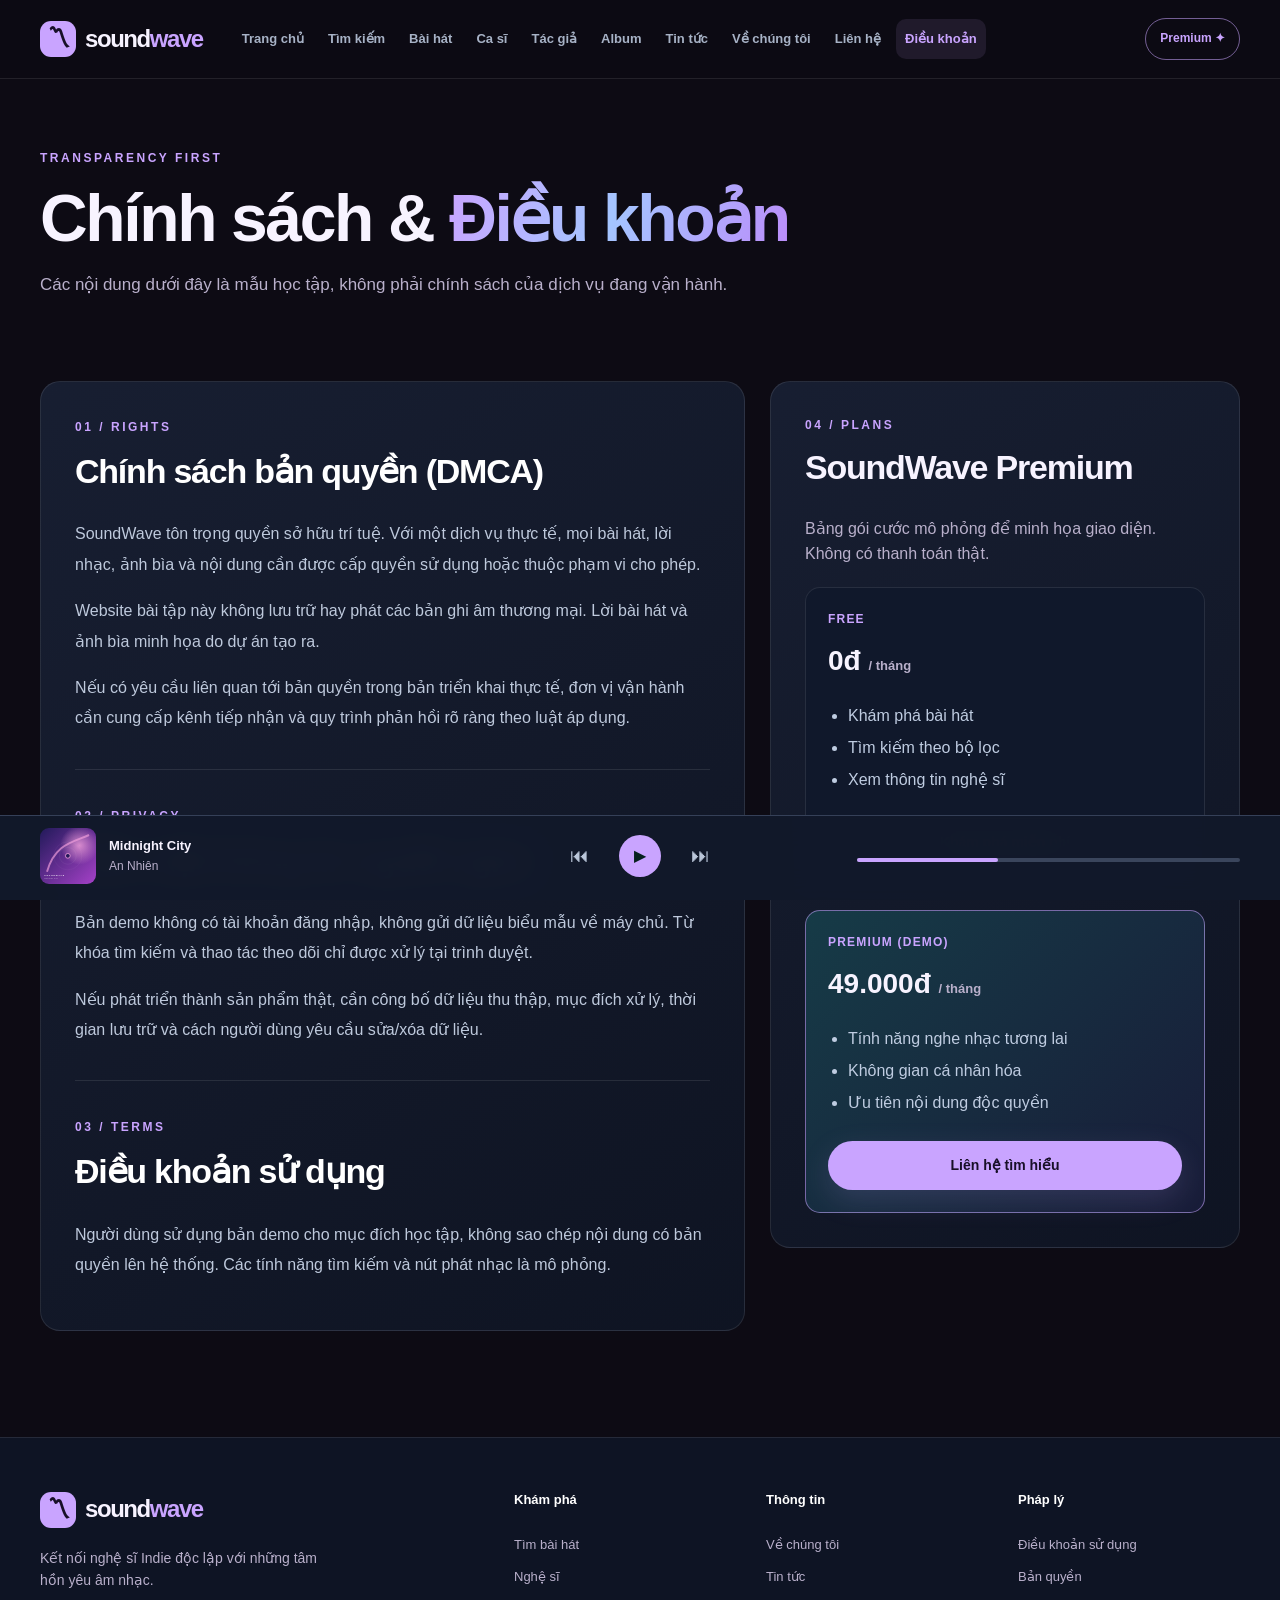
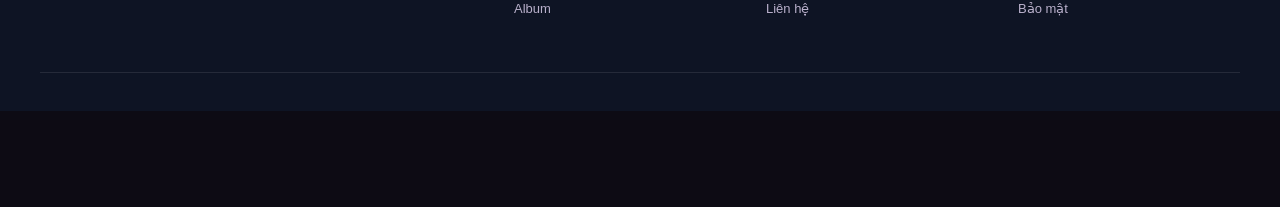
<file: policy-terms.html>
<!DOCTYPE html>
<html lang="vi">
<head>
  <meta charset="UTF-8">
  <meta name="viewport" content="width=device-width, initial-scale=1.0">
  <meta name="description" content="SoundWave - nền tảng âm nhạc độc lập minh họa phục vụ bài tập Frontend.">
  <title>Chính sách và điều khoản | SoundWave</title>
  <link rel="icon" type="image/svg+xml" href="assets/favicon.svg">
  <link rel="stylesheet" href="pages.css">
  <script src="script.js" defer></script>
</head>
<body data-page="policy">
  <a class="skip-link" href="#noi-dung">Bỏ qua menu</a>
  <header class="site-header">
    <div class="header-inner container">
      <a class="brand" href="index.html" aria-label="SoundWave - về trang chủ"><span class="logo-icon" aria-hidden="true">〽</span><span>sound<span class="brand-wave">wave</span></span></a>
      <nav class="nav-scroll" aria-label="Điều hướng chính"><a href="index.html" class="nav-link">Trang chủ</a><a href="search.html" class="nav-link">Tìm kiếm</a><a href="song-detail.html" class="nav-link">Bài hát</a><a href="artist-songs.html" class="nav-link">Ca sĩ</a><a href="composer-songs.html" class="nav-link">Tác giả</a><a href="album-songs.html" class="nav-link">Album</a><a href="detail.html" class="nav-link">Tin tức</a><a href="about.html" class="nav-link">Về chúng tôi</a><a href="contact.html" class="nav-link">Liên hệ</a><a href="policy-terms.html" class="nav-link active" aria-current="page">Điều khoản</a></nav>
      <a class="premium-button" href="policy-terms.html#premium">Premium <span aria-hidden="true">✦</span></a>
    </div>
  </header>
  <main id="noi-dung">
<section class="page-banner container"><p class="eyebrow">TRANSPARENCY FIRST</p>
<h1>Chính sách &amp; <span class="gradient-text">Điều khoản</span>
</h1>
<p class="muted">Các nội dung dưới đây là mẫu học tập, không phải chính sách của dịch vụ đang vận hành.</p></section>
<section class="section-tight container two-col"><article class="surface-panel prose"><section id="ban-quyen"><p class="eyebrow">01 / RIGHTS</p>
<h2>Chính sách bản quyền (DMCA)</h2>
<p>SoundWave tôn trọng quyền sở hữu trí tuệ. Với một dịch vụ thực tế, mọi bài hát, lời nhạc, ảnh bìa và nội dung cần được cấp quyền sử dụng hoặc thuộc phạm vi cho phép.</p>
<p>Website bài tập này không lưu trữ hay phát các bản ghi âm thương mại. Lời bài hát và ảnh bìa minh họa do dự án tạo ra.</p>
<p>Nếu có yêu cầu liên quan tới bản quyền trong bản triển khai thực tế, đơn vị vận hành cần cung cấp kênh tiếp nhận và quy trình phản hồi rõ ràng theo luật áp dụng.</p></section><hr>
<section id="bao-mat"><p class="eyebrow">02 / PRIVACY</p>
<h2>Bảo mật thông tin người nghe</h2>
<p>Bản demo không có tài khoản đăng nhập, không gửi dữ liệu biểu mẫu về máy chủ. Từ khóa tìm kiếm và thao tác theo dõi chỉ được xử lý tại trình duyệt.</p>
<p>Nếu phát triển thành sản phẩm thật, cần công bố dữ liệu thu thập, mục đích xử lý, thời gian lưu trữ và cách người dùng yêu cầu sửa/xóa dữ liệu.</p></section><hr>
<section id="dieu-khoan"><p class="eyebrow">03 / TERMS</p>
<h2>Điều khoản sử dụng</h2>
<p>Người dùng sử dụng bản demo cho mục đích học tập, không sao chép nội dung có bản quyền lên hệ thống. Các tính năng tìm kiếm và nút phát nhạc là mô phỏng.</p></section></article><aside class="surface-panel premium-aside" id="premium"><p class="eyebrow">04 / PLANS</p>
<h2>SoundWave Premium</h2>
<p class="muted">Bảng gói cước mô phỏng để minh họa giao diện. Không có thanh toán thật.</p>
<div class="plan-card">
<div class="plan-header">
<span>FREE</span><strong>0đ <small>/ tháng</small></strong>
</div>
<ul class="check-list">
<li>Khám phá bài hát</li>
<li>Tìm kiếm theo bộ lọc</li>
<li>Xem thông tin nghệ sĩ</li>
</ul>
<a href="search.html" class="btn btn-outline btn-full">Khám phá miễn phí</a>
</div>
<div class="plan-card plan-featured">
<div class="plan-header">
<span>PREMIUM (DEMO)</span><strong>49.000đ <small>/ tháng</small></strong>
</div>
<ul class="check-list">
<li>Tính năng nghe nhạc tương lai</li>
<li>Không gian cá nhân hóa</li>
<li>Ưu tiên nội dung độc quyền</li>
</ul>
<a href="contact.html" class="btn btn-primary btn-full">Liên hệ tìm hiểu</a>
</div></aside></section></main>
  <footer class="site-footer">
    <div class="container footer-grid">
<div>
<a class="brand" href="index.html"><span class="logo-icon" aria-hidden="true">〽</span><span>sound<span class="brand-wave">wave</span></span></a><p class="muted footer-description">Kết nối nghệ sĩ Indie độc lập với những tâm hồn yêu âm nhạc.</p>
</div>
<div>
<p class="footer-heading">Khám phá</p>
<a href="search.html">Tìm bài hát</a><a href="artist-songs.html">Nghệ sĩ</a><a href="album-songs.html">Album</a>
</div>
<div>
<p class="footer-heading">Thông tin</p>
<a href="about.html">Về chúng tôi</a><a href="detail.html">Tin tức</a><a href="contact.html">Liên hệ</a>
</div>
<div>
<p class="footer-heading">Pháp lý</p>
<a href="policy-terms.html">Điều khoản sử dụng</a><a href="policy-terms.html#ban-quyen">Bản quyền</a><a href="policy-terms.html#bao-mat">Bảo mật</a>
</div>
</div>
    <div class="container footer-bottom">
<span></span><span></span>
</div>
  </footer>
  <aside class="player" aria-label="Trình phát nhạc mô phỏng"><div class="player-inner container">
<div class="player-track">
<img class="player-cover" src="assets/cover-1.svg" alt="Ảnh bìa minh họa số 1" loading="lazy"><div class="player-copy">
<strong id="player-title">Midnight City</strong><span id="player-artist">An Nhiên</span>
</div>
</div>
<div class="player-controls">
<button type="button" class="control-secondary" id="player-prev" aria-label="Bài trước">⏮</button><button type="button" class="control-main" id="player-toggle" aria-label="Phát mô phỏng" aria-pressed="false">▶</button><button type="button" class="control-secondary" id="player-next" aria-label="Bài kế tiếp">⏭</button>
</div>
<div class="player-right">
<span id="player-status"></span><div class="progress-rail" aria-hidden="true"><div></div></div>
</div>
</div></aside>
</body>
</html>
</file>
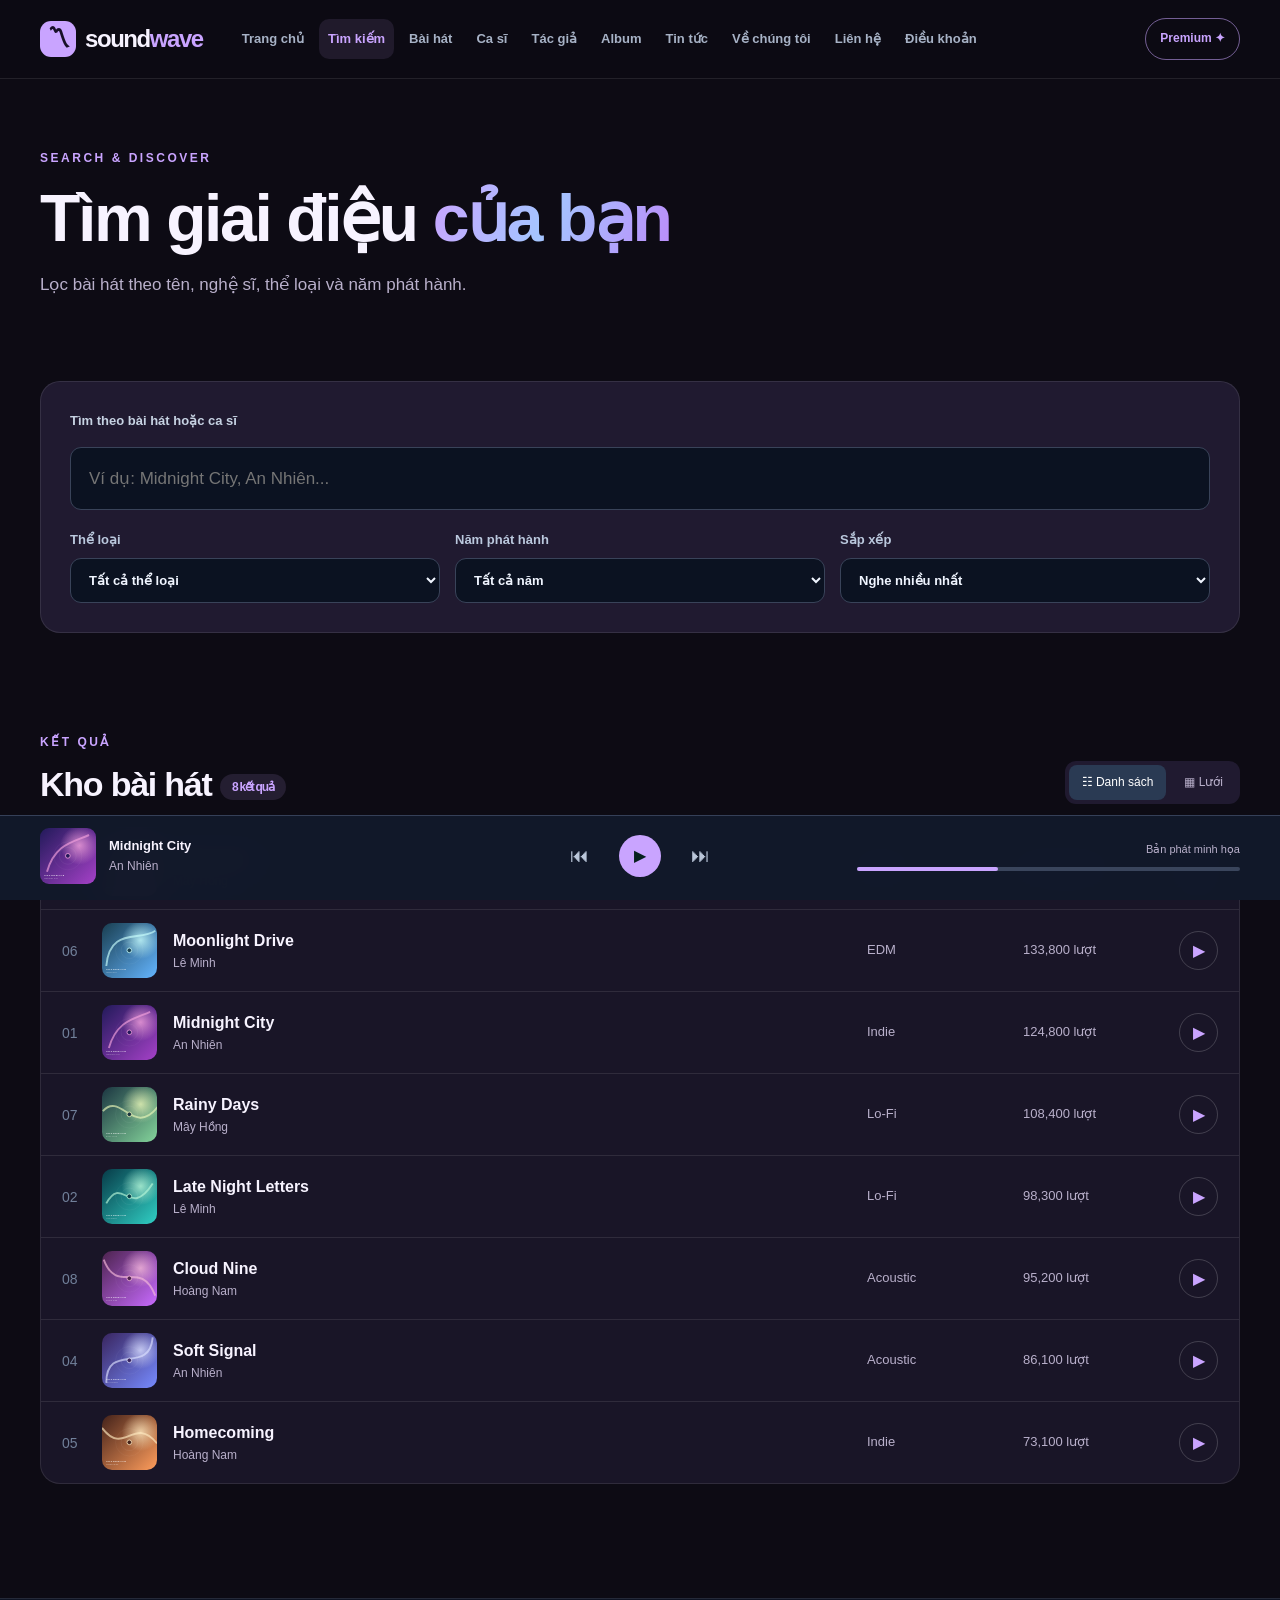
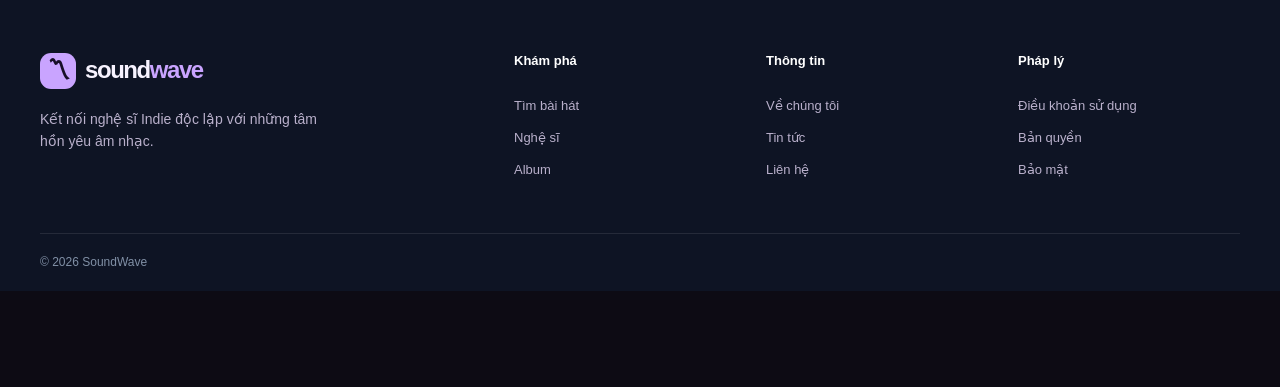
<file: search.html>
<!DOCTYPE html>
<html lang="vi">

<head>
  <meta charset="UTF-8">
  <meta name="viewport" content="width=device-width, initial-scale=1.0">
  <meta name="description" content="SoundWave - nền tảng âm nhạc độc lập minh họa phục vụ bài tập Frontend.">
  <title>Tìm kiếm bài hát | SoundWave</title>
  <link rel="icon" type="image/svg+xml" href="assets/favicon.svg">
  <link rel="stylesheet" href="pages.css">
  <script src="script.js" defer></script>
</head>

<body data-page="search">
  <header class="site-header">
    <div class="header-inner container">
      <a class="brand" href="index.html" aria-label="SoundWave - về trang chủ"><span
          class="logo-icon">〽</span><span>sound<span class="brand-wave">wave</span></span></a>
      <nav class="nav-scroll" aria-label="Điều hướng chính">
        <a href="index.html" class="nav-link">Trang chủ</a>
        <a href="search.html" class="nav-link active"aria-current="page">Tìm kiếm</a>
        <a href="song-detail.html" class="nav-link">Bài hát</a>
        <a href="artist-songs.html" class="nav-link">Ca sĩ</a>
        <a href="composer-songs.html" class="nav-link">Tác giả</a>
        <a href="album-songs.html" class="nav-link">Album</a>
        <a href="detail.html" class="nav-link">Tin tức</a>
        <a href="about.html" class="nav-link">Về chúng tôi</a>
        <a href="contact.html" class="nav-link">Liên hệ</a>
        <a href="policy-terms.html" class="nav-link">Điều khoản</a>
      </nav>
      <a class="premium-button" href="policy-terms.html">Premium <span aria-hidden="true">✦</span></a>
    </div>
  </header>
  <main id="noi-dung">
    <section class="page-banner container">
      <p class="eyebrow">SEARCH &amp; DISCOVER</p>
      <h1>Tìm giai điệu <span class="gradient-text">của bạn</span>
      </h1>
      <p class="muted">Lọc bài hát theo tên, nghệ sĩ, thể loại và năm phát hành.</p>
    </section>
    <section class="container section-tight">
      <div class="search-panel">
        <label for="search-input" class="field-label">Tìm theo bài hát hoặc ca sĩ</label>
        <input id="search-input"class="search-input" type="search" placeholder="Ví dụ: Midnight City, An Nhiên..." autocomplete="off">
        <div class="filter-grid">
          <label>Thể loại
            <select id="genre-filter">
              <option value="all">Tất cả thể loại</option>
              <option value="Indie">Indie</option>
              <option value="Lo-Fi">Lo-Fi</option>
              <option value="EDM">EDM</option>
              <option value="Acoustic">Acoustic</option>
            </select></label>
            <label>Năm phát hành
              <select id="year-filter">
              <option value="all">Tất cả năm</option>
              <option value="2026">2026</option>
              <option value="2025">2025</option>
              <option value="2024">2024</option>
            </select></label>
            <label>Sắp xếp<select id="sort-filter">
              <option value="popular">Nghe nhiều nhất</option>
              <option value="newest">Mới nhất</option>
              <option value="az">Tên A → Z</option>
            </select>
          </label>
        </div>
      </div>
    </section>
    <section class="section container">
      <div class="section-top">
        <div>
          <p class="eyebrow">KẾT QUẢ</p>
          <h2>Kho bài hát <span class="count-pill" id="result-count">8 kết quả</span>
          </h2>
        </div>
        <div class="view-switch" aria-label="Kiểu hiển thị">
          <button type="button" id="view-list" class="selected" aria-pressed="true">☷ Danh sách</button><button
            type="button" id="view-grid" aria-pressed="false">▦ Lưới</button>
        </div>
      </div>
      <div class="chart-list searchable-list" id="search-results">
        <article class="track-row" data-title="midnight city" data-artist="an nhiên" data-genre="Indie" data-year="2026"
          data-plays="124800">
          <span class="track-number">01</span>
          <a class="track-cover" href="song-detail.html"aria-label="Xem Midnight City">
            <img class="cover-img" src="assets/cover-1.svg" alt="Ảnh bìa minh họa số 1"loading="lazy"></a>
          <div class="track-info">
            <a href="song-detail.html" class="track-title">Midnight City</a>
            <a href="artist-songs.html"class="muted track-sub">An Nhiên</a>
          </div>
          <span class="track-meta hide-mobile">Indie</span>
          <span class="track-meta hide-tablet">124,800 lượt</span>
          <button type="button" class="icon-button play-song" data-song="Midnight City"
            data-artist="An Nhiên" data-cover="assets/cover-1.svg" aria-label="Chọn bài Midnight City">▶</button>
        </article>
        <article class="track-row" data-title="late night letters" data-artist="lê minh" data-genre="Lo-Fi"
          data-year="2025" data-plays="98300">
          <span class="track-number">02</span>
          <a class="track-cover"href="song-detail.html" aria-label="Xem Late Night Letters">
            <img class="cover-img" src="assets/cover-2.svg"alt="Ảnh bìa minh họa số 2" loading="lazy"></a>
          <div class="track-info">
            <a href="song-detail.html" class="track-title">Late Night Letters</a><a href="artist-songs.html"
              class="muted track-sub">Lê Minh</a>
          </div>
          <span class="track-meta hide-mobile">Lo-Fi</span><span class="track-meta hide-tablet">98,300
            lượt</span>
            <button type="button" class="icon-button play-song" data-song="Late Night Letters"
            data-artist="Lê Minh" data-cover="assets/cover-2.svg" aria-label="Chọn bài Late Night Letters">▶</button>
        </article>
        <article class="track-row" data-title="after glow" data-artist="mây hồng" data-genre="EDM" data-year="2026"
          data-plays="167500"><span class="track-number">03</span><a class="track-cover" href="song-detail.html"
            aria-label="Xem After Glow"><img class="cover-img" src="assets/cover-3.svg" alt="Ảnh bìa minh họa số 3"
              loading="lazy"></a>
          <div class="track-info">
            <a href="song-detail.html" class="track-title">After Glow</a><a href="artist-songs.html"
              class="muted track-sub">Mây Hồng</a>
          </div>
          <span class="track-meta hide-mobile">EDM</span><span class="track-meta hide-tablet">167,500 lượt</span><button
            type="button" class="icon-button play-song" data-song="After Glow" data-artist="Mây Hồng"
            data-cover="assets/cover-3.svg" aria-label="Chọn bài After Glow">▶</button>
        </article>
        <article class="track-row" data-title="soft signal" data-artist="an nhiên" data-genre="Acoustic"
          data-year="2024" data-plays="86100"><span class="track-number">04</span><a class="track-cover"
            href="song-detail.html" aria-label="Xem Soft Signal"><img class="cover-img" src="assets/cover-4.svg"
              alt="Ảnh bìa minh họa số 4" loading="lazy"></a>
          <div class="track-info">
            <a href="song-detail.html" class="track-title">Soft Signal</a><a href="artist-songs.html"
              class="muted track-sub">An Nhiên</a>
          </div>
          <span class="track-meta hide-mobile">Acoustic</span><span class="track-meta hide-tablet">86,100
            lượt</span><button type="button" class="icon-button play-song" data-song="Soft Signal"
            data-artist="An Nhiên" data-cover="assets/cover-4.svg" aria-label="Chọn bài Soft Signal">▶</button>
        </article>
        <article class="track-row" data-title="homecoming" data-artist="hoàng nam" data-genre="Indie" data-year="2025"
          data-plays="73100"><span class="track-number">05</span><a class="track-cover" href="song-detail.html"
            aria-label="Xem Homecoming"><img class="cover-img" src="assets/cover-5.svg" alt="Ảnh bìa minh họa số 5"
              loading="lazy"></a>
          <div class="track-info">
            <a href="song-detail.html" class="track-title">Homecoming</a><a href="artist-songs.html"
              class="muted track-sub">Hoàng Nam</a>
          </div>
          <span class="track-meta hide-mobile">Indie</span><span class="track-meta hide-tablet">73,100
            lượt</span><button type="button" class="icon-button play-song" data-song="Homecoming"
            data-artist="Hoàng Nam" data-cover="assets/cover-5.svg" aria-label="Chọn bài Homecoming">▶</button>
        </article>
        <article class="track-row" data-title="moonlight drive" data-artist="lê minh" data-genre="EDM" data-year="2026"
          data-plays="133800"><span class="track-number">06</span><a class="track-cover" href="song-detail.html"
            aria-label="Xem Moonlight Drive"><img class="cover-img" src="assets/cover-6.svg" alt="Ảnh bìa minh họa số 6"
              loading="lazy"></a>
          <div class="track-info">
            <a href="song-detail.html" class="track-title">Moonlight Drive</a><a href="artist-songs.html"
              class="muted track-sub">Lê Minh</a>
          </div>
          <span class="track-meta hide-mobile">EDM</span><span class="track-meta hide-tablet">133,800 lượt</span><button
            type="button" class="icon-button play-song" data-song="Moonlight Drive" data-artist="Lê Minh"
            data-cover="assets/cover-6.svg" aria-label="Chọn bài Moonlight Drive">▶</button>
        </article>
        <article class="track-row" data-title="rainy days" data-artist="mây hồng" data-genre="Lo-Fi" data-year="2024"
          data-plays="108400"><span class="track-number">07</span><a class="track-cover" href="song-detail.html"
            aria-label="Xem Rainy Days"><img class="cover-img" src="assets/cover-7.svg" alt="Ảnh bìa minh họa số 7"
              loading="lazy"></a>
          <div class="track-info">
            <a href="song-detail.html" class="track-title">Rainy Days</a><a href="artist-songs.html"
              class="muted track-sub">Mây Hồng</a>
          </div>
          <span class="track-meta hide-mobile">Lo-Fi</span><span class="track-meta hide-tablet">108,400
            lượt</span><button type="button" class="icon-button play-song" data-song="Rainy Days" data-artist="Mây Hồng"
            data-cover="assets/cover-7.svg" aria-label="Chọn bài Rainy Days">▶</button>
        </article>
        <article class="track-row" data-title="cloud nine" data-artist="hoàng nam" data-genre="Acoustic"
          data-year="2025" data-plays="95200"><span class="track-number">08</span><a class="track-cover"
            href="song-detail.html" aria-label="Xem Cloud Nine"><img class="cover-img" src="assets/cover-8.svg"
              alt="Ảnh bìa minh họa số 8" loading="lazy"></a>
          <div class="track-info">
            <a href="song-detail.html" class="track-title">Cloud Nine</a><a href="artist-songs.html"
              class="muted track-sub">Hoàng Nam</a>
          </div>
          <span class="track-meta hide-mobile">Acoustic</span><span class="track-meta hide-tablet">95,200
            lượt</span><button type="button" class="icon-button play-song" data-song="Cloud Nine"
            data-artist="Hoàng Nam" data-cover="assets/cover-8.svg" aria-label="Chọn bài Cloud Nine">▶</button>
        </article>
      </div>
      <p id="search-empty" class="empty-state" hidden>Không tìm thấy bài hát. Thử từ khóa hoặc bộ lọc khác nhé.</p>
    </section>
  </main>
  <footer class="site-footer">
    <div class="container footer-grid">
      <div>
        <a class="brand" href="index.html"><span class="logo-icon" aria-hidden="true">〽</span>
          <span>sound<span class="brand-wave">wave</span></span></a>
        <p class="muted footer-description">Kết nối nghệ sĩ Indie độc lập với những tâm hồn yêu âm nhạc.</p>
      </div>
      <div>
        <p class="footer-heading">Khám phá</p>
        <a href="search.html">Tìm bài hát</a><a href="artist-songs.html">Nghệ sĩ</a>
        <a href="album-songs.html">Album</a>
      </div>
      <div>
        <p class="footer-heading">Thông tin</p>
        <a href="about.html">Về chúng tôi</a><a href="detail.html">Tin tức</a><a href="contact.html">Liên hệ</a>
      </div>
      <div>
        <p class="footer-heading">Pháp lý</p>
        <a href="policy-terms.html">Điều khoản sử dụng</a>
        <a href="policy-terms.html#ban-quyen">Bản quyền</a>
        <a href="policy-terms.html#bao-mat">Bảo mật</a>
      </div>
    </div>
    <div class="container footer-bottom">
      <span>© 2026 SoundWave</span>
    </div>
  </footer>
  <aside class="player" aria-label="Trình phát nhạc mô phỏng">
    <div class="player-inner container">
      <div class="player-track">
        <img class="player-cover" src="assets/cover-1.svg" alt="Ảnh bìa minh họa số 1" loading="lazy">
        <div class="player-copy">
          <strong id="player-title">Midnight City</strong><span id="player-artist">An Nhiên</span>
        </div>
      </div>
      <div class="player-controls">
        <button type="button" class="control-secondary" id="player-prev" aria-label="Bài trước">⏮</button><button
          type="button" class="control-main" id="player-toggle" aria-label="Phát mô phỏng"
          aria-pressed="false">▶</button><button type="button" class="control-secondary" id="player-next"
          aria-label="Bài kế tiếp">⏭</button>
      </div>
      <div class="player-right">
        <span id="player-status">Bản phát minh họa</span>
        <div class="progress-rail" aria-hidden="true">
          <div></div>
        </div>
      </div>
    </div>
  </aside>
</body>

</html>
</file>
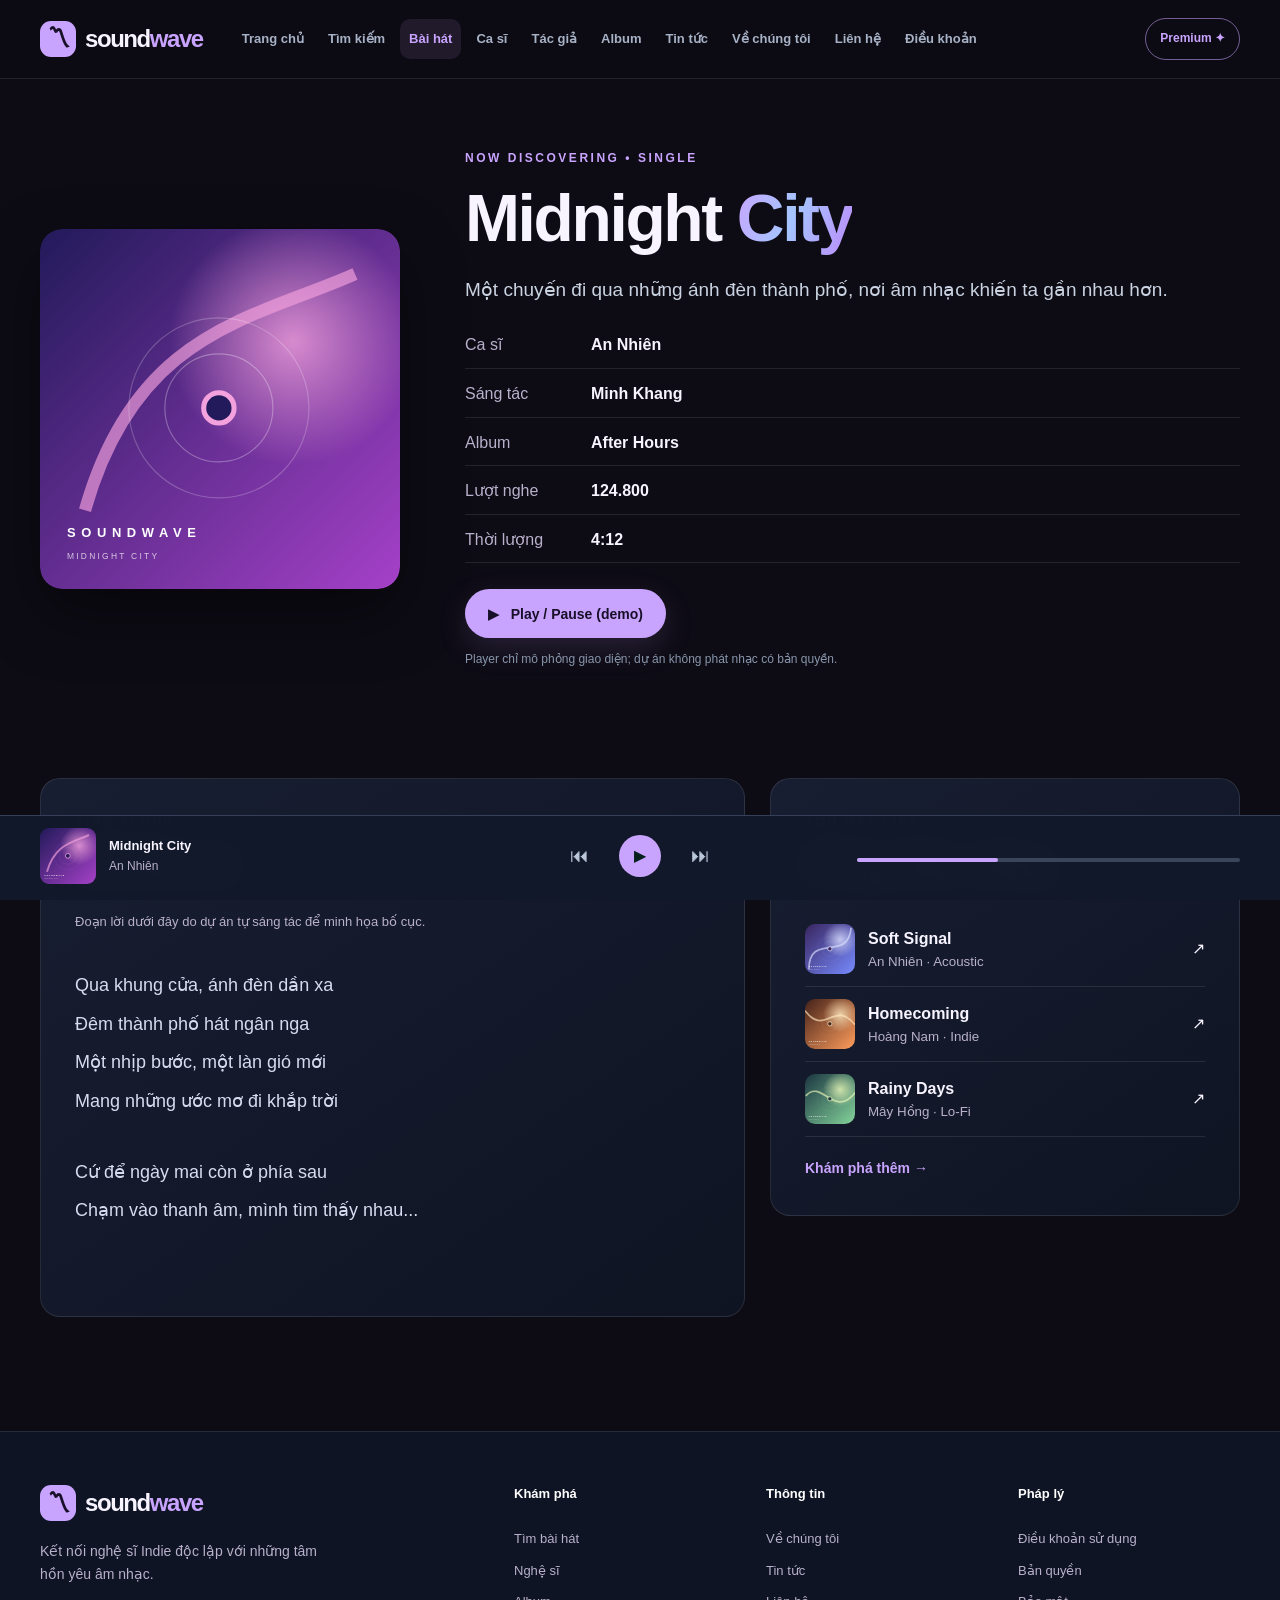
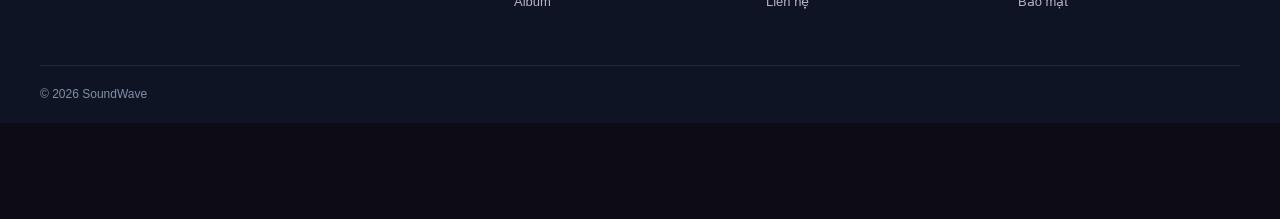
<file: song-detail.html>
<!DOCTYPE html>
<html lang="vi">
<head>
  <meta charset="UTF-8">
  <meta name="viewport" content="width=device-width, initial-scale=1.0">
  <meta name="description" content="SoundWave - nền tảng âm nhạc độc lập minh họa phục vụ bài tập Frontend.">
  <title>Chi tiết bài hát | SoundWave</title>
  <link rel="icon" type="image/svg+xml" href="assets/favicon.svg">
  <link rel="stylesheet" href="pages.css">
  <script src="script.js" defer></script>
</head>
<body data-page="song">
  <a class="skip-link" href="#noi-dung">Bỏ qua menu</a>
  <header class="site-header">
    <div class="header-inner container">
      <a class="brand" href="index.html" aria-label="SoundWave - về trang chủ"><span class="logo-icon" aria-hidden="true">〽</span><span>sound<span class="brand-wave">wave</span></span></a>
      <nav class="nav-scroll" aria-label="Điều hướng chính"><a href="index.html" class="nav-link">Trang chủ</a><a href="search.html" class="nav-link">Tìm kiếm</a><a href="song-detail.html" class="nav-link active" aria-current="page">Bài hát</a><a href="artist-songs.html" class="nav-link">Ca sĩ</a><a href="composer-songs.html" class="nav-link">Tác giả</a><a href="album-songs.html" class="nav-link">Album</a><a href="detail.html" class="nav-link">Tin tức</a><a href="about.html" class="nav-link">Về chúng tôi</a><a href="contact.html" class="nav-link">Liên hệ</a><a href="policy-terms.html" class="nav-link">Điều khoản</a></nav>
      <a class="premium-button" href="policy-terms.html#premium">Premium <span aria-hidden="true">✦</span></a>
    </div>
  </header>
  <main id="noi-dung">
<section class="container section detail-hero"><div class="detail-art"><img class="cover-img" src="assets/cover-1.svg" alt="Ảnh bìa minh họa số 1" loading="lazy"></div>
<div class="detail-copy">
<p class="eyebrow">NOW DISCOVERING • SINGLE</p>
<h1>Midnight <span class="gradient-text">City</span>
</h1>
<p class="lead">Một chuyến đi qua những ánh đèn thành phố, nơi âm nhạc khiến ta gần nhau hơn.</p>
<dl class="fact-list">
<div>
<dt>Ca sĩ</dt>
<dd><a href="artist-songs.html">An Nhiên</a></dd>
</div>
<div>
<dt>Sáng tác</dt>
<dd><a href="composer-songs.html">Minh Khang</a></dd>
</div>
<div>
<dt>Album</dt>
<dd><a href="album-songs.html">After Hours</a></dd>
</div>
<div>
<dt>Lượt nghe</dt>
<dd>124.800</dd>
</div>
<div>
<dt>Thời lượng</dt>
<dd>4:12</dd>
</div>
</dl>
<button type="button" class="btn btn-primary play-song" data-song="Midnight City" data-artist="An Nhiên" data-cover="assets/cover-1.svg">▶   Play / Pause (demo)</button><p class="tiny-note">Player chỉ mô phỏng giao diện; dự án không phát nhạc có bản quyền.</p>
</div></section>
<section class="section container two-col"><article class="surface-panel lyrics-panel"><p class="eyebrow">SING ALONG</p>
<h2>Lời bài hát</h2>
<p class="lyrics-disclaimer">Đoạn lời dưới đây do dự án tự sáng tác để minh họa bố cục.</p>
<div class="lyrics-text">
<p>Qua khung cửa, ánh đèn dần xa<br>Đêm thành phố hát ngân nga<br>Một nhịp bước, một làn gió mới<br>Mang những ước mơ đi khắp trời</p>
<p>Cứ để ngày mai còn ở phía sau<br>Chạm vào thanh âm, mình tìm thấy nhau...</p>
</div></article><aside class="surface-panel"><p class="eyebrow">YOU MAY LIKE</p>
<h2>Cùng cảm hứng</h2>
<div class="recommend-list">
<a href="song-detail.html" class="mini-track"><img class="cover-img" src="assets/cover-4.svg" alt="Ảnh bìa minh họa số 4" loading="lazy"><span><strong>Soft Signal</strong><small>An Nhiên · Acoustic</small></span><span>↗</span></a><a href="song-detail.html" class="mini-track"><img class="cover-img" src="assets/cover-5.svg" alt="Ảnh bìa minh họa số 5" loading="lazy"><span><strong>Homecoming</strong><small>Hoàng Nam · Indie</small></span><span>↗</span></a><a href="song-detail.html" class="mini-track"><img class="cover-img" src="assets/cover-7.svg" alt="Ảnh bìa minh họa số 7" loading="lazy"><span><strong>Rainy Days</strong><small>Mây Hồng · Lo-Fi</small></span><span>↗</span></a>
</div>
<a class="text-link" href="search.html">Khám phá thêm →</a></aside></section></main>
  <footer class="site-footer">
    <div class="container footer-grid">
<div>
<a class="brand" href="index.html"><span class="logo-icon" aria-hidden="true">〽</span><span>sound<span class="brand-wave">wave</span></span></a><p class="muted footer-description">Kết nối nghệ sĩ Indie độc lập với những tâm hồn yêu âm nhạc.</p>
</div>
<div>
<p class="footer-heading">Khám phá</p>
<a href="search.html">Tìm bài hát</a><a href="artist-songs.html">Nghệ sĩ</a><a href="album-songs.html">Album</a>
</div>
<div>
<p class="footer-heading">Thông tin</p>
<a href="about.html">Về chúng tôi</a><a href="detail.html">Tin tức</a><a href="contact.html">Liên hệ</a>
</div>
<div>
<p class="footer-heading">Pháp lý</p>
<a href="policy-terms.html">Điều khoản sử dụng</a><a href="policy-terms.html#ban-quyen">Bản quyền</a><a href="policy-terms.html#bao-mat">Bảo mật</a>
</div>
</div>
    <div class="container footer-bottom">
<span>© 2026 SoundWave</span><span></span>
</div>
  </footer>
  <aside class="player" aria-label="Trình phát nhạc mô phỏng"><div class="player-inner container">
<div class="player-track">
<img class="player-cover" src="assets/cover-1.svg" alt="Ảnh bìa minh họa số 1" loading="lazy"><div class="player-copy">
<strong id="player-title">Midnight City</strong><span id="player-artist">An Nhiên</span>
</div>
</div>
<div class="player-controls">
<button type="button" class="control-secondary" id="player-prev" aria-label="Bài trước">⏮</button><button type="button" class="control-main" id="player-toggle" aria-label="Phát mô phỏng" aria-pressed="false">▶</button><button type="button" class="control-secondary" id="player-next" aria-label="Bài kế tiếp">⏭</button>
</div>
<div class="player-right">
<span id="player-status"></span><div class="progress-rail" aria-hidden="true"><div></div></div>
</div>
</div></aside>
</body>
</html>
</file>
<file: index.css>
/* ====================================
   1. CSS CHUNG CHO TOÀN BỘ WEBSITE
==================================== */

* {
    box-sizing: border-box;
}

html {
    scroll-behavior: smooth;
}

body {
    margin: 0;
    font-family: Arial, sans-serif;
    background-color: #0D0B14; /* Nền đen than */
    color: #F7F3FF;            /* Chữ trắng */
    line-height: 1.6;
}

a {
    text-decoration: none;
    color: #F7F3FF;
}

.container {
    max-width: 1200px;
    margin: 0 auto;
    padding: 0 30px;
}


/* ====================================
   2. HEADER VÀ THANH NAV
==================================== */

header {
    background-color: #15111F; /* Nền header */
    color: #F7F3FF;
    border-bottom: 1px solid #332940;
}

.header-content {
    display: flex;
    justify-content: space-between;
    align-items: center;
    min-height: 80px;
    gap: 20px;
}

/* Logo */
.logo {
    font-size: 28px;
    font-weight: bold;
    color: #C9A4FF; /* Tím lavender */
}

/* Thanh menu */
nav {
    display: flex;
    flex-wrap: wrap;
    gap: 30px;
}

nav a {
    color: #BBB1CD; /* Xám sáng */
    font-size: 15px;
    font-weight: bold;
}

/* Menu khi rê chuột */
nav a:hover {
    color: #C9A4FF;
}

/* Menu đang được chọn */
nav a.active {
    color: #C9A4FF;
}


/* ====================================
   3. HERO SECTION
==================================== */


/* Khung Hero */
.hero {
    position: relative;
    overflow: hidden;
    background-color: #181124;
    padding: 80px 0;
    color: white;
}

/* Video phủ toàn bộ Hero */
.background-video {
    position: absolute;
    top: 0;
    left: 0;
    width: 100%;
    height: 100%;
    object-fit: cover;
    z-index: 0;
    pointer-events: none;
}

/* Font chung cho toàn bộ website */
body {
    font-family: Arial, Helvetica, sans-serif;
}

/* Chữ nhỏ phía trên */
.small-title {
    font-family: Arial, sans-serif;
    color: #D5B5FF;
    font-size: 14px;
    font-weight: 600;
    letter-spacing: 2px;
}

/* Tiêu đề chính */
.hero-text h1 {
    font-family: Arial, sans-serif;
    color: #F7F3FF;
    font-size: 40px;
    font-weight: 700;
    line-height: 1.3;
    letter-spacing: 0;
    margin-bottom: 20px;
    text-shadow: 2px 3px 8px #000000;
}

/* Chữ "cảm xúc" */
.hero-text h1 span {
    color: #D5B5FF;
}

/* Đoạn mô tả */
.hero-description {
    font-family: Arial, sans-serif;
    color: #E6DDF1;
    font-size: 16px;
    font-weight: 400;
    line-height: 1.8;
    max-width: 550px;
    text-shadow: 1px 2px 5px #000000;
}

/* Hai nút */
.hero-buttons a {
    font-family: Arial, sans-serif;
    font-size: 15px;
    font-weight: 600;
}
/* Hai nút trong Hero */
.hero-buttons {
    display: flex;
    gap: 15px;
    flex-wrap: wrap;
    margin-top: 30px;
}

/* Nút Khám phá ngay */
.hero-buttons .btn-primary {
    display: inline-block;
    background-color: #C9A4FF;
    color: #180F28;
    padding: 13px 25px;
    border-radius: 10px;
    font-size: 15px;
    font-weight: bold;
    text-decoration: none;
    transition: 0.3s;
}

/* Khi di chuột vào nút */
.hero-buttons .btn-primary:hover {
    background-color: #E2CFFF;
    color: #180F28;
    transform: translateY(-3px);
}

/* Nút Đăng ký Premium */
.hero-buttons .btn-secondary {
    display: inline-block;
    background-color: transparent;
    color: #F7F3FF;
    border: 2px solid #C9A4FF;
    padding: 11px 25px;
    border-radius: 10px;
    font-size: 15px;
    font-weight: bold;
    text-decoration: none;
    transition: 0.3s;
}

/* Hover nút Premium */
.hero-buttons .btn-secondary:hover {
    background-color: #C9A4FF;
    color: #180F28;
    transform: translateY(-3px);
}

/* Lớp phủ tối */
.hero::before {
    content: "";
    position: absolute;
    top: 0;
    left: 0;
    width: 100%;
    height: 100%;
    background-color: rgba(0, 0, 0, 0.45);
    z-index: 1;
    pointer-events: none;
}

/* Chia lại Hero thành 2 cột */
.hero-content {
    position: relative;
    z-index: 2;

    display: grid;
    grid-template-columns: minmax(0, 1fr) minmax(0, 1fr);
    align-items: center;
    gap: 50px;
}

/* Không để nội dung ép rộng cột */
.hero-text,
.hero-image {
    min-width: 0;
}


/* Hộp cha chứa 3 ảnh */

.music-circle {
    position: relative;
    width: 350px;
    height: 320px;
    background-color: transparent;
    border: none;
    box-shadow: none;
}

/* Ảnh thứ nhất: Nằm chính giữa */

.anh-chinh {
    position: absolute;
    width: 287px;
    height: 350px;
    object-fit: cover;
    border-radius: 15px;
    top: 47%;
    left: 63%;
    transform: translate(-50%, -50%);
    z-index: 2;
}

/* Ảnh thứ hai: Nghiêng bên trái */

.anh-phu {
    position: absolute;

    width: 180px;
    height: 320px;

    object-fit: cover;
    border-radius: 15px;

    top: 50%;
    left: 0;

    transform: translateY(-50%) rotate(-15deg);

    z-index: 1;
}
/* Ảnh thứ ba: Nghiêng bên phai */
.anh-phu1 {
    position: absolute;
    width: 219px;
    height: 216px;
    object-fit: cover;
    border-radius: 110px;
    top: 36%;
    right: -61px;
    transform: translateY(-49%) rotate(21deg);
    z-index: 1;
}

/* Dòng chữ bên dưới */

.hero-image p {
    color: #C9A4FF;
    font-size: 14px;
    font-weight: bold;
    letter-spacing: 4px;
    margin-top: 15px;
    margin-left: 89px;
}

/* Thu nhỏ ảnh trên điện thoại */

@media (max-width: 767px) {
    .music-circle {
        width: 290px;
        height: 280px;
    }

    .anh-chinh {
        width: 190px;
        height: 220px;
    }

    .anh-phu {
        width: 150px;
        height: 190px;
    }
}

/* ====================================
   5. TIÊU ĐỀ CÁC SECTION
==================================== */

.section-heading {
    margin-bottom: 35px;
}

.section-heading h2 {
    color: #F7F3FF;
    font-size: 32px;
    margin-bottom: 10px;
}

.section-heading p {
    color: #B9B0CB;
    font-size: 16px;
    margin-top: 0;
}


/* ====================================
   6. BẢNG XẾP HẠNG TOP CHARTS
==================================== */

.charts {
    background-color: #0D0B14;
    color: #F7F3FF;
    padding: 80px 0;
}

/* Danh sách bài hát */
.chart-list {
    display: flex;
    flex-direction: column;
    gap: 15px;
    list-style: none;
    margin: 0;
    padding: 0;
}

/* Một hàng bài hát */
.chart-item {
    display: grid;
    grid-template-columns: 50px 65px 1fr 150px;
    align-items: center;
    gap: 20px;

    background-color: #201A30;
    color: #F7F3FF;

    padding: 15px 20px;
    border: 1px solid #3B3052;
    border-radius: 12px;
}

/* Khi rê chuột vào bài hát */
.chart-item:hover {
    background-color: #2C2342;
    border-color: #C9A4FF;
}

/* Số thứ hạng */
.rank {
    color: #C9A4FF;
    font-size: 24px;
    font-weight: bold;
}

/* Ảnh bìa giả lập */
.song-cover {
    width: 65px;
    height: 65px;

    display: flex;
    justify-content: center;
    align-items: center;

    border-radius: 10px;
    color: #F7F3FF;
    font-size: 30px;
}

/* Màu từng ảnh bìa */
.cover-one {
    background-color: #9D508B;
}

.cover-two {
    background-color: #4C77B5;
}

.cover-three {
    background-color: #8852B5;
}

.cover-four {
    background-color: #387F8A;
}

.cover-five {
    background-color: #B77943;
}

/* Thông tin bài hát */
.song-info {
    min-width: 0;
}

/* Tên bài hát */
.song-info h3 {
    color: #F7F3FF;
    font-size: 18px;
    margin: 0;
}

/* Tên ca sĩ */
.song-info p {
    color: #B9B0CB;
    font-size: 14px;
    margin: 4px 0 0;
}

/* Số lượt nghe */
.song-views {
    color: #CFC5DF;
    font-size: 14px;
    text-align: right;
}

/* Ghi chú dữ liệu minh họa */
.sample-note {
    color: #9589AB;
    font-size: 12px;
    margin-top: 15px;
}


/* ====================================
   7. CHUYÊN MỤC THỂ LOẠI
==================================== */

.genres {
    background-color: #15111F;
    color: #F7F3FF;
    padding: 80px 0;
}

/* Lưới danh mục */
.genre-list {
    display: grid;
    grid-template-columns: repeat(4, 1fr);
    gap: 20px;
}

/* Một thẻ thể loại */
.genre-card {
    color: #F7F3FF;
    padding: 30px 20px;
    min-height: 220px;
    border-radius: 15px;

    display: flex;
    flex-direction: column;
    justify-content: center;
    align-items: flex-start;

    transition: transform 0.3s;
}

/* Hiệu ứng hover */
.genre-card:hover {
    transform: translateY(-8px);
}

/* Icon thể loại */
.genre-icon {
    color: #F7F3FF;
    font-size: 45px;
    margin-bottom: 15px;
}

/* Tên thể loại */
.genre-card h3 {
    color: #F7F3FF;
    font-size: 24px;
    margin: 0 0 10px;
}

/* Mô tả thể loại */
.genre-card p {
    color: #F3EBFF;
    font-size: 14px;
    margin: 0;
}

/* Màu của từng danh mục */
.indie {
    background-color: #874B98;
}

.lofi {
    background-color: #32617E;
}

.edm {
    background-color: #7A42AC;
}

.acoustic {
    background-color: #996247;
}


/* ====================================
   8. PREMIUM
==================================== */

.premium {
    background-color: #302044;
    color: #F7F3FF;
    padding: 45px 0;
}

.premium-content {
    text-align: center;
}

.premium h2 {
    color: #C9A4FF;
    font-size: 28px;
    margin: 0 0 10px;
}

.premium p {
    color: #DFD2EC;
    font-size: 15px;
    margin: 0;
}


/* ====================================
   9. FOOTER
==================================== */

footer {
    background-color: #090711;
    color: #B9B0CB;
    padding: 25px 0;
}

.footer-content {
    display: flex;
    justify-content: space-between;
    align-items: center;
    gap: 20px;
}

.footer-logo {
    color: #C9A4FF;
    font-size: 22px;
    font-weight: bold;
    margin: 0;
}

.footer-content p {
    font-size: 14px;
}

.footer-content p:not(.footer-logo) {
    color: #B9B0CB;
}


/* ====================================
   10. RESPONSIVE CHO TABLET
==================================== */

@media (max-width: 1024px) {

    .hero h1 {
        font-size: 40px;
    }

    .genre-list {
        grid-template-columns: repeat(2, 1fr);
    }

    .chart-item {
        grid-template-columns: 40px 65px 1fr 120px;
        gap: 12px;
    }

    .song-views {
        font-size: 12px;
    }

}


/* ====================================
   11. RESPONSIVE CHO ĐIỆN THOẠI
==================================== */

@media (max-width: 767px) {

    .container {
        padding: 0 20px;
    }

    .header-content {
        flex-direction: column;
        padding: 15px 0;
        gap: 10px;
    }

    nav {
        justify-content: center;
        gap: 15px;
    }

    nav a {
        font-size: 13px;
    }

    .hero {
        padding: 50px 0;
    }

    .hero-content {
        grid-template-columns: 1fr;
        gap: 30px;
    }

    .hero h1 {
        font-size: 34px;
    }

    .hero-description {
        font-size: 15px;
    }

    .music-circle {
        width: 210px;
        height: 210px;
    }

    .music-circle span {
        font-size: 80px;
    }

    .section-heading h2 {
        font-size: 25px;
    }

    .charts,
    .genres {
        padding: 50px 0;
    }

    .chart-item {
        grid-template-columns: 30px 50px 1fr;
        gap: 10px;
        padding: 12px;
    }

    .song-cover {
        width: 50px;
        height: 50px;
    }

    .song-info h3 {
        font-size: 14px;
    }

    .song-views {
        display: none;
    }

    .genre-list {
        grid-template-columns: repeat(2, 1fr);
        gap: 12px;
    }

    .genre-card {
        padding: 20px 15px;
        min-height: 180px;
    }

    .genre-card h3 {
        font-size: 19px;
    }

    .footer-content {
        flex-direction: column;
        text-align: center;
    }

}

@media (max-width: 380px) {

    .genre-list {
        grid-template-columns: 1fr;
    }

}


/* BỔ SUNG: Menu 10 trang cho bản nộp, giữ nguyên các phần CSS trước đó */
.header-content nav {
    min-width: 0;
    max-width: calc(100% - 170px);
    flex-wrap: nowrap;
    overflow-x: auto;
    scrollbar-width: thin;
    gap: 18px;
}
.header-content nav a { white-space: nowrap; }
.chart-item .song-info a { color: inherit; }
.chart-item .song-info a:hover { color: #C9A4FF; }
@media (max-width: 767px) {
    .header-content nav { max-width: 100%; width: 100%; justify-content: flex-start; }
    .hero-content { grid-template-columns: minmax(0, 1fr); }
}
.brand {
  display: inline-flex;
  align-items: center;
  gap: 9px;
  font-size: 24px;
  font-weight: 900;
  letter-spacing: -.06em;
  white-space: nowrap;
}

.logo-icon {
  display: grid;
  place-items: center;
  width: 36px;
  height: 36px;
  font-size: 23px;
  color: #180F28;
  background: #C9A4FF ;
  border-radius: 11px;
  line-height: 1;
}
.brand-wave {
  color: #C9A4FF;;
}
</file>
<file: pages.css>
/* SOUNDWAVE: Đọc CSS từ trên xuống. 1. Biến màu 2. Bố cục chung 3. Các trang 4. Responsive */
:root {
  --bg: #0D0B14;
  --bg-2: #15111F;
  --surface: #201A30;
  --surface-2: #2C2342;
  --text: #F7F3FF;
  --muted: #B9B0CB;
  --primary: #C9A4FF;
  --purple: #D9BFFF;
  --border: rgba(255, 255, 255, .095);
  --radius: 20px;
  --max-width: 1200px;
}

* {
  box-sizing: border-box;
}

html {
  scroll-behavior: smooth;
}

body {
  margin: 0;
  background: var(--bg);
  color: var(--text);
  font: 16px/1.6 Arial, Helvetica, sans-serif;
  padding-bottom: 96px;
}


a {
  color: inherit;
  text-decoration: none;
}

a:hover {
  color: var(--primary);
}

button,
input,
select,
textarea {
  font: inherit;
}

button {
  cursor: pointer;
}

img {
  max-width: 100%;
  display: block;
}

:focus-visible {
  outline: 3px solid var(--primary);
  outline-offset: 3px;
}

[hidden] {
  display: none !important;
}

.container {
  width: min(calc(100% - 48px), var(--max-width));
  margin-inline: auto;
}

.muted {
  color: var(--muted);
}

.small {
  font-size: 13px;
}

.eyebrow {
  color: var(--primary);
  font-size: 12px;
  font-weight: 800;
  letter-spacing: .21em;
  text-transform: uppercase;
  margin: 0 0 12px;
}

h1,
h2,
h3,
p {
  margin-top: 0;
}

h1,
h2,
h3 {
  line-height: 1.18;
  letter-spacing: -.036em;
}

h1 {
  font-size: clamp(38px, 5.2vw, 66px);
}

h2 {
  font-size: clamp(24px, 3.2vw, 34px);
}

h3 {
  font-size: 20px;
}

.gradient-text {
  background: linear-gradient(110deg, var(--primary), #a4c5ff 48%, #bb8cfa);
  -webkit-background-clip: text;
  background-clip: text;
  color: transparent;
}

.skip-link {
  position: absolute;
  left: -9999px;
  top: 0;
  background: #fff;
  color: #111;
  z-index: 99;
  padding: 12px;
}

.skip-link:focus {
  left: 12px;
}

/* HEADER */
.site-header {
  position: sticky;
  top: 0;
  z-index: 20;
  background: rgba(13, 11, 20, .94);
  border-bottom: 1px solid var(--border);
  backdrop-filter: blur(18px);
}

.header-inner {
  display: flex;
  align-items: center;
  gap: 30px;
  min-height: 78px;
}

.brand {
  display: inline-flex;
  align-items: center;
  gap: 9px;
  font-size: 24px;
  font-weight: 900;
  letter-spacing: -.06em;
  white-space: nowrap;
}

.logo-icon {
  display: grid;
  place-items: center;
  width: 36px;
  height: 36px;
  font-size: 23px;
  color: #180F28;
  background: var(--primary);
  border-radius: 11px;
  line-height: 1;
}

.brand-wave {
  color: var(--primary);
}

.nav-scroll {
  display: flex;
  align-items: center;
  gap: 6px;
  overflow-x: auto;
  scrollbar-width: none;
  flex: 1;
}

.nav-scroll::-webkit-scrollbar {
  display: none;
}

.nav-link {
  flex-shrink: 0;
  color: #a7b2c6;
  font-size: 13px;
  font-weight: 600;
  padding: 10px 9px;
  border-radius: 10px;
  transition: .2s;
}

.nav-link:hover,
.nav-link.active {
  background: rgba(201, 164, 255, .1);
  color: var(--primary);
}

.premium-button {
  padding: 10px 14px;
  border: 1px solid rgba(201, 164, 255, .55);
  border-radius: 999px;
  color: var(--primary);
  font-weight: 800;
  font-size: 12px;
  white-space: nowrap;
}

.premium-button:hover {
  background: var(--primary);
  color: var(--bg);
}

/* BUTTONS / COMMON LAYOUT */
.btn {
  display: inline-flex;
  align-items: center;
  justify-content: center;
  min-height: 49px;
  padding: 12px 22px;
  border-radius: 999px;
  border: 1px solid transparent;
  font-size: 14px;
  font-weight: 800;
  transition: transform .2s, background .2s, box-shadow .2s;
}

.btn:hover {
  transform: translateY(-3px);
}

.btn-primary {
  background: var(--primary);
  color: #180F28;
  box-shadow: 0 10px 30px rgba(201, 164, 255, .15);
}

.btn-primary:hover {
  color: #180F28;
  background: #E2CFFF;
}

.btn-outline {
  background: transparent;
  border-color: rgba(255, 255, 255, .25);
  color: var(--text);
}

.btn-outline:hover {
  border-color: var(--primary);
}

.btn-light {
  background: #fff;
  color: #152039;
}

.btn-light:hover {
  color: #152039;
}

.btn-full {
  width: 100%;
}

.text-link {
  color: var(--primary);
  font-weight: 750;
  white-space: nowrap;
  font-size: 14px;
}

.section {
  padding-block: 54px;
}

.section-tight {
  padding-block: 28px 46px;
}

.section-top {
  display: flex;
  justify-content: space-between;
  align-items: end;
  gap: 20px;
  margin-bottom: 23px;
}

.section-top h2 {
  margin-bottom: 0;
}

.section-caption {
  margin-top: -10px;
  margin-bottom: 26px;
}

.page-banner {
  padding-block: 70px 38px;
}

.page-banner h1 {
  max-width: 900px;
  margin-bottom: 13px;
}

.page-banner>p:last-child {
  max-width: 760px;
  font-size: 17px;
}

.surface-panel {
  padding: 34px;
  border: 1px solid var(--border);
  background: linear-gradient(145deg, rgba(26, 34, 55, .86), rgba(15, 21, 36, .9));
  border-radius: var(--radius);
}

.two-col {
  display: grid;
  grid-template-columns: minmax(0, 1.5fr) minmax(270px, 1fr);
  gap: 25px;
  align-items: start;
}

.chip {
  width: max-content;
  border-radius: 999px;
  color: #E2CFFF;
  background: rgba(201, 164, 255, .09);
  border: 1px solid rgba(201, 164, 255, .12);
}

.tiny-chip {
  margin-top: 12px;
  padding: 2px 8px;
  font-size: 11px;
}

/* HOME: HERO */
.hero-section {
  padding-top: 80px;
  overflow: hidden;
  background: radial-gradient(ellipse at 72% 40%, rgba(105, 69, 191, .17), transparent 45%);
}

.hero-grid {
  display: grid;
  grid-template-columns: 1.2fr 1fr;
  gap: 35px;
  align-items: center;
  min-height: 500px;
}

.hero-copy {
  padding-bottom: 68px;
  position: relative;
  z-index: 1;
}

.hero-kicker {
  color: #E2CFFF;
  font-size: 12px;
  letter-spacing: .13em;
  font-weight: 800;
}

.live-dot {
  display: inline-block;
  width: 8px;
  height: 8px;
  margin-right: 7px;
  background: var(--primary);
  border-radius: 50%;
  box-shadow: 0 0 14px var(--primary);
}

.hero-copy h1 {
  margin: 25px 0;
  font-size: clamp(39px, 4.8vw, 65px);
}

.hero-copy>p {
  color: #aeb9cb;
  max-width: 530px;
  font-size: 17px;
}

.hero-actions {
  display: flex;
  gap: 13px;
  flex-wrap: wrap;
  margin-top: 31px;
}

.hero-stats {
  display: flex;
  gap: 43px;
  margin-top: 47px;
}

.hero-stats div {
  display: flex;
  flex-direction: column;
}

.hero-stats strong {
  font-size: 24px;
}

.hero-stats span {
  color: var(--muted);
  font-size: 12px;
}

.hero-visual {
  position: relative;
  height: 480px;
  display: grid;
  place-items: center;
}

.visual-halo {
  width: 380px;
  height: 380px;
  border-radius: 50%;
  background: rgba(154, 102, 240, .25);
  filter: blur(100px);
  position: absolute;
}

.vinyl-record {
  width: 370px;
  height: 370px;
  border-radius: 50%;
  position: relative;
  display: grid;
  place-items: center;
  box-shadow: 0 36px 70px rgba(0, 0, 0, .6), inset 0 0 0 4px #24243a;
  background: repeating-radial-gradient(circle at center, rgba(255, 255, 255, .065) 0 1px, transparent 1px 11px), conic-gradient(from 40deg, #080d16, #423c67, #13172d, #513868, #111423, #080d16);
  transform: rotate(-13deg);
}

.vinyl-record::after {
  content: "";
  width: 18px;
  height: 18px;
  border-radius: 50%;
  background: #0a1020;
  z-index: 2;
  position: absolute;
}

.vinyl-label {
  width: 140px;
  height: 140px;
  border-radius: 50%;
  display: flex;
  align-items: center;
  justify-content: center;
  flex-direction: column;
  color: white;
  font-weight: 900;
  font-size: 19px;
  letter-spacing: -.05em;
  background: linear-gradient(135deg, #9b5aea, #37cbbd);
}

.vinyl-label span {
  color: #bffff0;
}

.vinyl-label small {
  font-size: 8px;
  letter-spacing: .13em;
  font-weight: 500;
}

.floating-note {
  position: absolute;
  color: var(--primary);
  font-size: 38px;
  text-shadow: 0 0 30px rgba(66, 230, 203, .7);
}

.note-1 {
  right: 0;
  top: 60px;
}

.note-2 {
  left: 10px;
  bottom: 80px;
  color: #bd9cfc;
}

.floating-tag {
  position: absolute;
  right: 0;
  bottom: 30px;
  padding: 13px 17px;
  background: #212a40;
  box-shadow: 0 12px 30px #060812;
  border: 1px solid var(--border);
  border-radius: 12px;
  display: flex;
  gap: 10px;
  align-items: center;
  font-size: 9px;
  letter-spacing: .12em;
  font-weight: 800;
}

.wave-bars {
  color: var(--primary);
  font-size: 24px;
  letter-spacing: -.13em;
}

/* TRACKS AND CARDS */
.chart-list {
  overflow: hidden;
  background: rgba(32, 26, 48, .7);
  border: 1px solid var(--border);
  border-radius: var(--radius);
}

.track-row {
  display: flex;
  align-items: center;
  gap: 16px;
  padding: 13px 21px;
  border-bottom: 1px solid var(--border);
  transition: background .2s;
}

.track-row:last-child {
  border-bottom: 0;
}

.track-row:hover {
  background: rgba(255, 255, 255, .035);
}

.track-number {
  color: #71809a;
  width: 24px;
  flex-shrink: 0;
  font-size: 14px;
  font-variant-numeric: tabular-nums;
}

.track-cover {
  width: 55px;
  height: 55px;
  flex-shrink: 0;
}

.cover-img {
  width: 100%;
  height: 100%;
  object-fit: cover;
  border-radius: 10px;
}

.track-info {
  min-width: 0;
  flex: 1;
  display: flex;
  flex-direction: column;
}

.track-title {
  font-weight: 750;
  overflow: hidden;
  white-space: nowrap;
  text-overflow: ellipsis;
}

.track-sub {
  font-size: 12px;
}

.track-meta {
  color: var(--muted);
  font-size: 13px;
  flex: 0 0 140px;
}

.icon-button {
  display: grid;
  place-items: center;
  flex-shrink: 0;
  width: 39px;
  height: 39px;
  border-radius: 50%;
  border: 1px solid rgba(255, 255, 255, .18);
  background: transparent;
  color: var(--primary);
  transition: .2s;
}

.icon-button:hover {
  background: var(--primary);
  color: var(--bg);
  transform: scale(1.07);
}

.genre-grid {
  display: grid;
  grid-template-columns: repeat(4, minmax(0, 1fr));
  gap: 16px;
}

.genre-card {
  position: relative;
  min-height: 164px;
  border-radius: 16px;
  overflow: hidden;
  display: flex;
  flex-direction: column;
  align-items: flex-start;
  justify-content: flex-end;
  padding: 22px;
  isolation: isolate;
  transition: transform .2s;
}

.genre-card:hover {
  transform: translateY(-6px);
  color: white;
}

.genre-card::before {
  content: "";
  position: absolute;
  z-index: -1;
  width: 170px;
  height: 170px;
  border-radius: 25%;
  right: -70px;
  top: -48px;
  transform: rotate(30deg);
  background: rgba(255, 255, 255, .13);
}

.genre-indie {
  background: linear-gradient(135deg, #7a2a9d, #36226b);
}

.genre-lofi {
  background: linear-gradient(135deg, #236f74, #14444a);
}

.genre-edm {
  background: linear-gradient(135deg, #a83d6b, #5b2246);
}

.genre-acoustic {
  background: linear-gradient(135deg, #9b6329, #45311d);
}

.genre-symbol {
  position: absolute;
  top: 13px;
  right: 25px;
  font-size: 47px;
  opacity: .75;
}

.genre-card>span:not(.genre-symbol) {
  font-size: 25px;
  font-weight: 900;
}

.genre-card small {
  opacity: .9;
}

.music-grid {
  display: grid;
  grid-template-columns: repeat(4, minmax(0, 1fr));
  gap: 18px;
}

.music-card {
  min-width: 0;
  background: var(--surface);
  border: 1px solid var(--border);
  border-radius: 17px;
  padding: 12px;
  transition: .2s;
}

.music-card:hover {
  transform: translateY(-5px);
  background: var(--surface-2);
}

.card-art {
  display: block;
  position: relative;
  aspect-ratio: 1;
}

.card-art img {
  border-radius: 10px;
}

.art-play {
  position: absolute;
  bottom: 12px;
  right: 12px;
  width: 44px;
  height: 44px;
  display: grid;
  place-items: center;
  border-radius: 50%;
  background: var(--primary);
  color: #0b191d;
  opacity: 0;
  transform: translateY(7px);
  transition: .2s;
}

.music-card:hover .art-play,
.music-card:focus-within .art-play {
  opacity: 1;
  transform: translateY(0);
}

.card-content {
  display: flex;
  flex-direction: column;
  padding: 12px 4px 4px;
}

.card-title {
  font-weight: 750;
}

.banner-cta {
  background: linear-gradient(110deg, #513b87, #1e406c 65%, #1b716d);
  border-radius: 22px;
  padding: 42px 48px;
  display: flex;
  justify-content: space-between;
  align-items: center;
  gap: 25px;
}

.banner-cta h2 {
  margin-bottom: 10px;
}

.banner-cta p:last-child {
  color: #d2d8f0;
  margin-bottom: 0;
}

/* DETAIL PAGES */
.detail-hero {
  display: grid;
  grid-template-columns: minmax(270px, 360px) 1fr;
  gap: 65px;
  align-items: center;
  padding-top: 70px;
}

.detail-art {
  aspect-ratio: 1;
  box-shadow: 0 25px 65px rgba(0, 0, 0, .4);
  border-radius: 22px;
  overflow: hidden;
}

.detail-art img {
  border-radius: 22px;
}

.detail-copy h1 {
  margin: 12px 0 16px;
}

.lead {
  font-size: 19px;
  line-height: 1.7;
  color: #cad3e1;
}

.fact-list {
  display: grid;
  gap: 12px;
  margin: 26px 0;
}

.fact-list>div {
  display: flex;
  gap: 16px;
  border-bottom: 1px solid var(--border);
  padding-bottom: 10px;
}

.fact-list dt {
  width: 110px;
  flex-shrink: 0;
  color: var(--muted);
}

.fact-list dd {
  margin: 0;
  font-weight: 700;
}

.tiny-note {
  color: #8896ac;
  font-size: 12px;
  margin: 12px 0 0;
}

.lyrics-disclaimer {
  color: var(--muted);
  font-size: 13px;
}

.lyrics-text {
  padding: 20px 0;
  font-size: 18px;
  line-height: 2.15;
  color: #d5dcef;
}

.lyrics-text p {
  margin-bottom: 32px;
}

.recommend-list {
  margin: 18px 0;
}

.mini-track {
  display: flex;
  align-items: center;
  gap: 13px;
  padding: 12px 0;
  border-bottom: 1px solid var(--border);
}

.mini-track img {
  width: 50px;
  height: 50px;
}

.mini-track span:nth-child(2) {
  flex: 1;
  display: flex;
  flex-direction: column;
}

.mini-track small {
  color: var(--muted);
}

.profile-hero {
  padding: 80px 0;
  background: radial-gradient(ellipse at 22% 50%, rgba(70, 200, 187, .18), transparent 40%);
}

.profile-layout {
  display: grid;
  grid-template-columns: 260px 1fr;
  gap: 45px;
  align-items: center;
}

.artist-avatar {
  width: 250px;
  height: 250px;
  display: grid;
  place-items: center;
  background: linear-gradient(140deg, #1f716c, #543c96);
  border: 6px solid rgba(255, 255, 255, .1);
  box-shadow: 0 20px 60px #050916;
  border-radius: 50%;
  font-size: 83px;
  letter-spacing: -.1em;
  font-weight: 900;
  position: relative;
}

.artist-avatar span {
  position: absolute;
  font-size: 46px;
  right: 21px;
  top: 6px;
  color: #95fce3;
}

.profile-layout h1 {
  margin-bottom: 15px;
}

.profile-stats {
  display: flex;
  gap: 27px;
  flex-wrap: wrap;
  margin: 25px 0;
}

.profile-stats span {
  color: var(--muted);
}

.profile-stats strong {
  color: white;
}

.prose {
  color: #bec9dc;
}

.prose h2,
.prose h3 {
  color: white;
}

.prose p {
  line-height: 1.9;
}

.prose ul {
  margin: 0;
}

.check-list {
  padding-left: 20px;
  color: #bfcce1;
  line-height: 2;
}

.composer-quote {
  min-height: 280px;
}

.quote-mark {
  font-size: 70px;
  color: var(--primary);
  line-height: 1;
}

.composer-quote blockquote {
  font-size: 24px;
  font-weight: 700;
  margin: 5px 0 28px;
}

.table-wrap {
  overflow-x: auto;
  border: 1px solid var(--border);
  border-radius: 17px;
}

.data-table {
  width: 100%;
  border-collapse: collapse;
  background: var(--surface);
  text-align: left;
  min-width: 590px;
}

.data-table th {
  background: #1f2940;
  color: #b9c8dc;
  font-size: 12px;
  letter-spacing: .08em;
  text-transform: uppercase;
}

.data-table td,
.data-table th {
  padding: 17px 21px;
  border-bottom: 1px solid var(--border);
}

.data-table tbody tr:last-child td {
  border-bottom: 0;
}

.data-table tbody tr:hover {
  background: rgba(255, 255, 255, .03);
}

.data-table td:first-child {
  color: #8f9eb9;
}

.data-table td:nth-child(2) a {
  font-weight: 750;
}

.article-cover {
  border-radius: 14px;
  overflow: hidden;
  max-height: 300px;
  margin-bottom: 27px;
}

.article-image {
  height: 300px;
  width: 100%;
  object-fit: cover;
}

.editorial h2 {
  font-size: 34px;
}

.news-link-list a {
  display: flex;
  gap: 13px;
  align-items: center;
  border-bottom: 1px solid var(--border);
  padding: 18px 0;
}

.news-link-list a:last-child {
  border-bottom: 0;
}

.news-link-list a span:nth-child(2) {
  display: flex;
  flex-direction: column;
}

.news-link-list small {
  color: var(--muted);
}

.news-icon {
  display: grid;
  place-items: center;
  flex-shrink: 0;
  width: 43px;
  height: 43px;
  border-radius: 13px;
  background: #2a3b53;
  color: var(--primary);
  font-size: 22px;
}

/* ABOUT, CONTACT, POLICY */
.feature-grid {
  display: grid;
  grid-template-columns: repeat(3, 1fr);
  gap: 20px;
}

.feature-card {
  background: var(--surface);
  padding: 27px;
  border: 1px solid var(--border);
  border-radius: 20px;
}

.feature-card>span {
  display: grid;
  place-items: center;
  width: 50px;
  height: 50px;
  border-radius: 14px;
  background: rgba(201, 164, 255, .09);
  color: var(--primary);
  font-size: 28px;
  margin-bottom: 24px;
}

.feature-card p {
  color: var(--muted);
}

.team-grid {
  display: grid;
  grid-template-columns: repeat(3, minmax(0, 1fr));
  gap: 20px;
}

.team-card {
  padding: 25px;
  border: 1px solid var(--border);
  background: var(--surface);
  border-radius: 20px;
}

.team-avatar {
  height: 200px;
  display: grid;
  place-items: center;
  font-size: 68px;
  font-weight: 900;
  border-radius: 14px;
  margin-bottom: 20px;
}

.team-one {
  background: linear-gradient(140deg, #176e77, #362979);
}

.team-two {
  background: linear-gradient(140deg, #9b4566, #45326d);
}

.team-three {
  background: linear-gradient(140deg, #ad7442, #395b5c);
}

.team-card h3 {
  margin-bottom: 5px;
}

.team-card p {
  color: var(--muted);
}

.team-social {
  display: flex;
  gap: 16px;
  color: var(--primary);
  font-size: 14px;
  font-weight: 700;
}

label {
  display: block;
}

.field-label {
  margin-bottom: 8px;
  color: #c6d2e2;
  font-size: 13px;
  font-weight: 700;
}

.search-panel {
  padding: 29px;
  border: 1px solid var(--border);
  background: var(--surface);
  border-radius: 20px;
}

.search-input {
  width: 100%;
  padding: 17px 18px !important;
  font-size: 17px !important;
}

.filter-grid,
.form-row {
  display: grid;
  grid-template-columns: repeat(3, minmax(0, 1fr));
  gap: 15px;
  margin-top: 20px;
}

.filter-grid label,
.form-row label,
#contact-form label {
  color: #bac8dd;
  font-size: 13px;
  font-weight: 650;
}

input,
select,
textarea {
  width: 100%;
  margin-top: 7px;
  padding: 13px 14px;
  border-radius: 11px;
  background: #0b1221;
  color: #f0f5ff;
  border: 1px solid #394359;
  outline: none;
}

input:focus,
select:focus,
textarea:focus {
  border-color: var(--primary);
  box-shadow: 0 0 0 3px rgba(201, 164, 255, .12);
}

select {
  cursor: pointer;
}

.count-pill {
  padding: 6px 12px;
  border-radius: 999px;
  font-size: 12px;
  vertical-align: middle;
  background: rgba(201, 164, 255, .12);
  color: var(--primary);
  white-space: nowrap;
}

.view-switch {
  display: flex;
  gap: 5px;
  padding: 4px;
  border-radius: 11px;
  background: var(--surface);
}

.view-switch button {
  border: 0;
  border-radius: 8px;
  padding: 8px 13px;
  background: transparent;
  color: var(--muted);
  font-size: 12px;
}

.view-switch button.selected {
  background: #2a3a53;
  color: white;
}

.empty-state {
  padding: 50px;
  text-align: center;
  background: var(--surface);
  border-radius: 15px;
}

.searchable-list.grid-view {
  display: grid;
  grid-template-columns: repeat(3, minmax(0, 1fr));
  gap: 15px;
  background: transparent;
  border: 0;
  overflow: visible;
}

.grid-view .track-row {
  display: flex;
  flex-direction: column;
  align-items: stretch;
  text-align: center;
  border: 1px solid var(--border);
  background: var(--surface);
  border-radius: 16px;
  padding: 13px;
}

.grid-view .track-row .track-cover {
  width: 100%;
  height: auto;
  aspect-ratio: 1;
}

.grid-view .track-row .track-cover img {
  border-radius: 10px;
}

.grid-view .track-number,
.grid-view .track-meta {
  display: none;
}

.grid-view .track-info {
  padding: 6px;
}

.grid-view .icon-button {
  align-self: center;
}

#contact-form {
  display: grid;
  gap: 19px;
}

#contact-form .form-row {
  grid-template-columns: repeat(2, minmax(0, 1fr));
  margin-top: 0;
}

.form-status {
  min-height: 18px;
  color: var(--primary);
  font-size: 13px;
}

.contact-item {
  padding: 14px 0;
  border-bottom: 1px solid var(--border);
  display: flex;
  flex-direction: column;
}

.contact-item span {
  color: var(--muted);
  font-size: 14px;
}

.map-frame {
  margin-top: 23px;
  border-radius: 13px;
  overflow: hidden;
  background: #26314c;
}

.map-frame iframe {
  width: 100%;
  height: 270px;
  border: 0;
  display: block;
}

.prose hr {
  border: 0;
  border-top: 1px solid var(--border);
  margin: 35px 0;
}

.prose section {
  scroll-margin-top: 95px;
}

.premium-aside {
  scroll-margin-top: 95px;
}

.plan-card {
  border: 1px solid var(--border);
  border-radius: 15px;
  padding: 22px;
  margin-top: 20px;
  background: #10182b;
}

.plan-featured {
  border-color: rgba(201, 164, 255, .55);
  background: linear-gradient(135deg, #163b47, #181c38);
}

.plan-header {
  display: flex;
  flex-direction: column;
  gap: 10px;
}

.plan-header>span {
  color: var(--primary);
  font-size: 12px;
  font-weight: 900;
  letter-spacing: .1em;
}

.plan-header strong {
  font-size: 28px;
}

.plan-header small {
  font-size: 13px;
  color: var(--muted);
}

.plan-card ul {
  margin-bottom: 22px;
}

/* FOOTER & FAKE PLAYER */
.site-footer {
  margin-top: 60px;
  background: #0e1424;
  border-top: 1px solid var(--border);
}

.footer-grid {
  display: grid;
  grid-template-columns: 2fr repeat(3, 1fr);
  gap: 30px;
  padding: 52px 0;
}

.footer-description {
  max-width: 300px;
  margin-top: 18px;
  font-size: 14px;
}

.footer-heading {
  font-size: 13px;
  color: white;
  font-weight: 800;
}

.footer-grid>div:not(:first-child) {
  display: flex;
  flex-direction: column;
  gap: 11px;
}

.footer-grid>div:not(:first-child) a {
  font-size: 13px;
  color: var(--muted);
}

.footer-grid a:hover {
  color: var(--primary) !important;
}

.footer-bottom {
  display: flex;
  justify-content: space-between;
  gap: 10px;
  border-top: 1px solid var(--border);
  padding: 19px 0;
  color: #8190a6;
  font-size: 12px;
}

.player {
  position: fixed;
  bottom: 0;
  left: 0;
  right: 0;
  z-index: 30;
  min-height: 85px;
  background: rgba(18, 25, 42, .98);
  border-top: 1px solid #354058;
  backdrop-filter: blur(15px);
}

.player-inner {
  display: grid;
  grid-template-columns: 1fr 1fr 1fr;
  align-items: center;
  gap: 25px;
  padding: 12px 0;
}

.player-track {
  display: flex;
  align-items: center;
  gap: 13px;
  min-width: 0;
}

.player-cover {
  width: 56px;
  height: 56px;
  border-radius: 9px;
  flex-shrink: 0;
}

.player-copy {
  display: flex;
  flex-direction: column;
  min-width: 0;
}

.player-copy strong {
  font-size: 13px;
  white-space: nowrap;
  overflow: hidden;
  text-overflow: ellipsis;
}

.player-copy span {
  color: var(--muted);
  font-size: 12px;
}

.player-controls {
  display: flex;
  gap: 24px;
  justify-content: center;
  align-items: center;
}

.control-secondary {
  background: none;
  border: 0;
  color: #bac6d9;
  font-size: 19px;
}

.control-main {
  display: grid;
  place-items: center;
  width: 42px;
  height: 42px;
  border: 0;
  border-radius: 50%;
  background: var(--primary);
  color: #06201e;
}

.player-right {
  color: var(--muted);
  font-size: 11px;
  text-align: right;
}

.progress-rail {
  height: 4px;
  background: #3a455c;
  border-radius: 99px;
  margin-top: 8px;
}

.progress-rail div {
  width: 37%;
  height: 100%;
  background: var(--primary);
  border-radius: 99px;
}

/* RESPONSIVE: @media thay đổi bố cục theo màn hình. */
@media (max-width: 1023px) {

  /* Tablet (768 đến 1023px) */
  .header-inner {
    gap: 14px;
  }

  .nav-link {
    font-size: 12px;
    padding: 8px;
  }

  .brand {
    font-size: 21px;
  }

  .premium-button {
    display: none;
  }

  .hero-grid {
    grid-template-columns: 1fr 0.75fr;
  }

  .vinyl-record {
    width: 275px;
    height: 275px;
  }

  .hero-visual {
    height: 370px;
  }

  .floating-tag {
    right: 3px;
    bottom: 4px;
  }

  .hero-copy h1 {
    font-size: 46px;
  }

  .genre-grid,
  .music-grid {
    grid-template-columns: repeat(2, minmax(0, 1fr));
  }

  .hide-tablet {
    display: none;
  }

  .detail-hero {
    gap: 30px;
    grid-template-columns: minmax(220px, 300px) 1fr;
  }

  .team-grid {
    gap: 12px;
  }

  .team-avatar {
    height: 150px;
  }

  .searchable-list.grid-view {
    grid-template-columns: repeat(2, 1fr);
  }
}

@media (max-width: 767px) {

  /* Mobile (<768px) */
  .container {
    width: min(calc(100% - 32px), var(--max-width));
  }

  .site-header .header-inner {
    display: block;
    padding: 10px 0;
  }

  .brand {
    font-size: 22px;
  }

  .nav-scroll {
    margin-top: 8px;
    gap: 2px;
  }

  .nav-link {
    padding: 7px 10px;
  }

  .site-header {
    position: sticky;
  }

  h1 {
    font-size: 40px;
  }

  .hero-section {
    padding-top: 42px;
  }

  .hero-grid {
    display: flex;
    flex-direction: column;
    gap: 0;
  }

  .hero-copy {
    padding-bottom: 5px;
  }

  .hero-copy h1 {
    font-size: 42px;
  }

  .hero-copy>p {
    font-size: 15px;
  }

  .hero-stats {
    gap: 30px;
    margin-top: 28px;
  }

  .hero-visual {
    width: 100%;
    height: 290px;
  }

  .vinyl-record {
    width: 245px;
    height: 245px;
  }

  .vinyl-label {
    width: 104px;
    height: 104px;
    font-size: 16px;
  }

  .floating-tag {
    right: 0;
    bottom: 20px;
  }

  .section {
    padding-block: 35px;
  }

  .section-tight {
    padding-block: 15px 35px;
  }

  .page-banner {
    padding: 40px 0 25px;
  }

  .section-top {
    align-items: start;
    flex-wrap: wrap;
  }

  .section-top h2 {
    font-size: 25px;
  }

  .genre-grid,
  .music-grid {
    grid-template-columns: repeat(2, minmax(0, 1fr));
    gap: 11px;
  }

  .genre-card {
    min-height: 133px;
    padding: 15px;
  }

  .genre-card>span:not(.genre-symbol) {
    font-size: 21px;
  }

  .genre-symbol {
    font-size: 38px;
  }

  .music-card {
    padding: 8px;
  }

  .card-content {
    padding: 9px 2px;
  }

  .card-title {
    font-size: 14px;
  }

  .banner-cta {
    padding: 30px 24px;
    display: block;
  }

  .banner-cta .btn {
    margin-top: 22px;
  }

  .track-row {
    gap: 10px;
    padding: 10px 12px;
  }

  .track-cover {
    width: 46px;
    height: 46px;
  }

  .track-number {
    width: 18px;
    font-size: 12px;
  }

  .hide-mobile,
  .hide-tablet {
    display: none;
  }

  .track-title {
    font-size: 14px;
  }

  .two-col,
  .detail-hero,
  .profile-layout {
    display: grid;
    grid-template-columns: 1fr;
    gap: 20px;
  }

  .detail-hero {
    padding-top: 35px;
  }

  .detail-art {
    max-width: 330px;
    width: 100%;
  }

  .surface-panel {
    padding: 23px;
  }

  .profile-hero {
    padding: 45px 0;
  }

  .artist-avatar {
    width: 190px;
    height: 190px;
    font-size: 62px;
  }

  .feature-grid,
  .team-grid {
    grid-template-columns: 1fr;
  }

  .feature-card {
    padding: 22px;
  }

  .team-avatar {
    height: 200px;
  }

  .footer-grid {
    grid-template-columns: repeat(2, 1fr);
    gap: 25px;
  }

  .footer-bottom {
    flex-direction: column;
  }

  .footer-description {
    font-size: 12px;
  }

  .filter-grid {
    grid-template-columns: 1fr;
  }

  .form-row,
  #contact-form .form-row {
    grid-template-columns: 1fr;
  }

  .search-panel {
    padding: 19px;
  }

  .view-switch {
    margin-left: auto;
  }

  .searchable-list.grid-view {
    grid-template-columns: repeat(2, minmax(0, 1fr));
    gap: 9px;
  }

  .grid-view .track-row {
    padding: 8px;
  }

  .player {
    min-height: 78px;
  }

  .player-inner {
    grid-template-columns: minmax(0, 1fr) auto;
    gap: 14px;
  }

  .player-right {
    display: none;
  }

  .player-controls {
    gap: 12px;
  }

  .player-cover {
    width: 46px;
    height: 46px;
  }

  .control-main {
    width: 37px;
    height: 37px;
  }

  .control-secondary {
    font-size: 16px;
  }
}

@media (max-width: 380px) {
  .hero-copy h1 {
    font-size: 36px;
  }

  .hero-actions .btn {
    padding: 10px 14px;
    font-size: 12px;
  }

  .hero-stats {
    gap: 17px;
  }

  .genre-card>span:not(.genre-symbol) {
    font-size: 18px;
  }

  .player-controls {
    gap: 6px;
  }
}

@media (prefers-reduced-motion: reduce) {

  *,
  *::before,
  *::after {
    scroll-behavior: auto !important;
    transition: none !important;
  }
}
</file>
